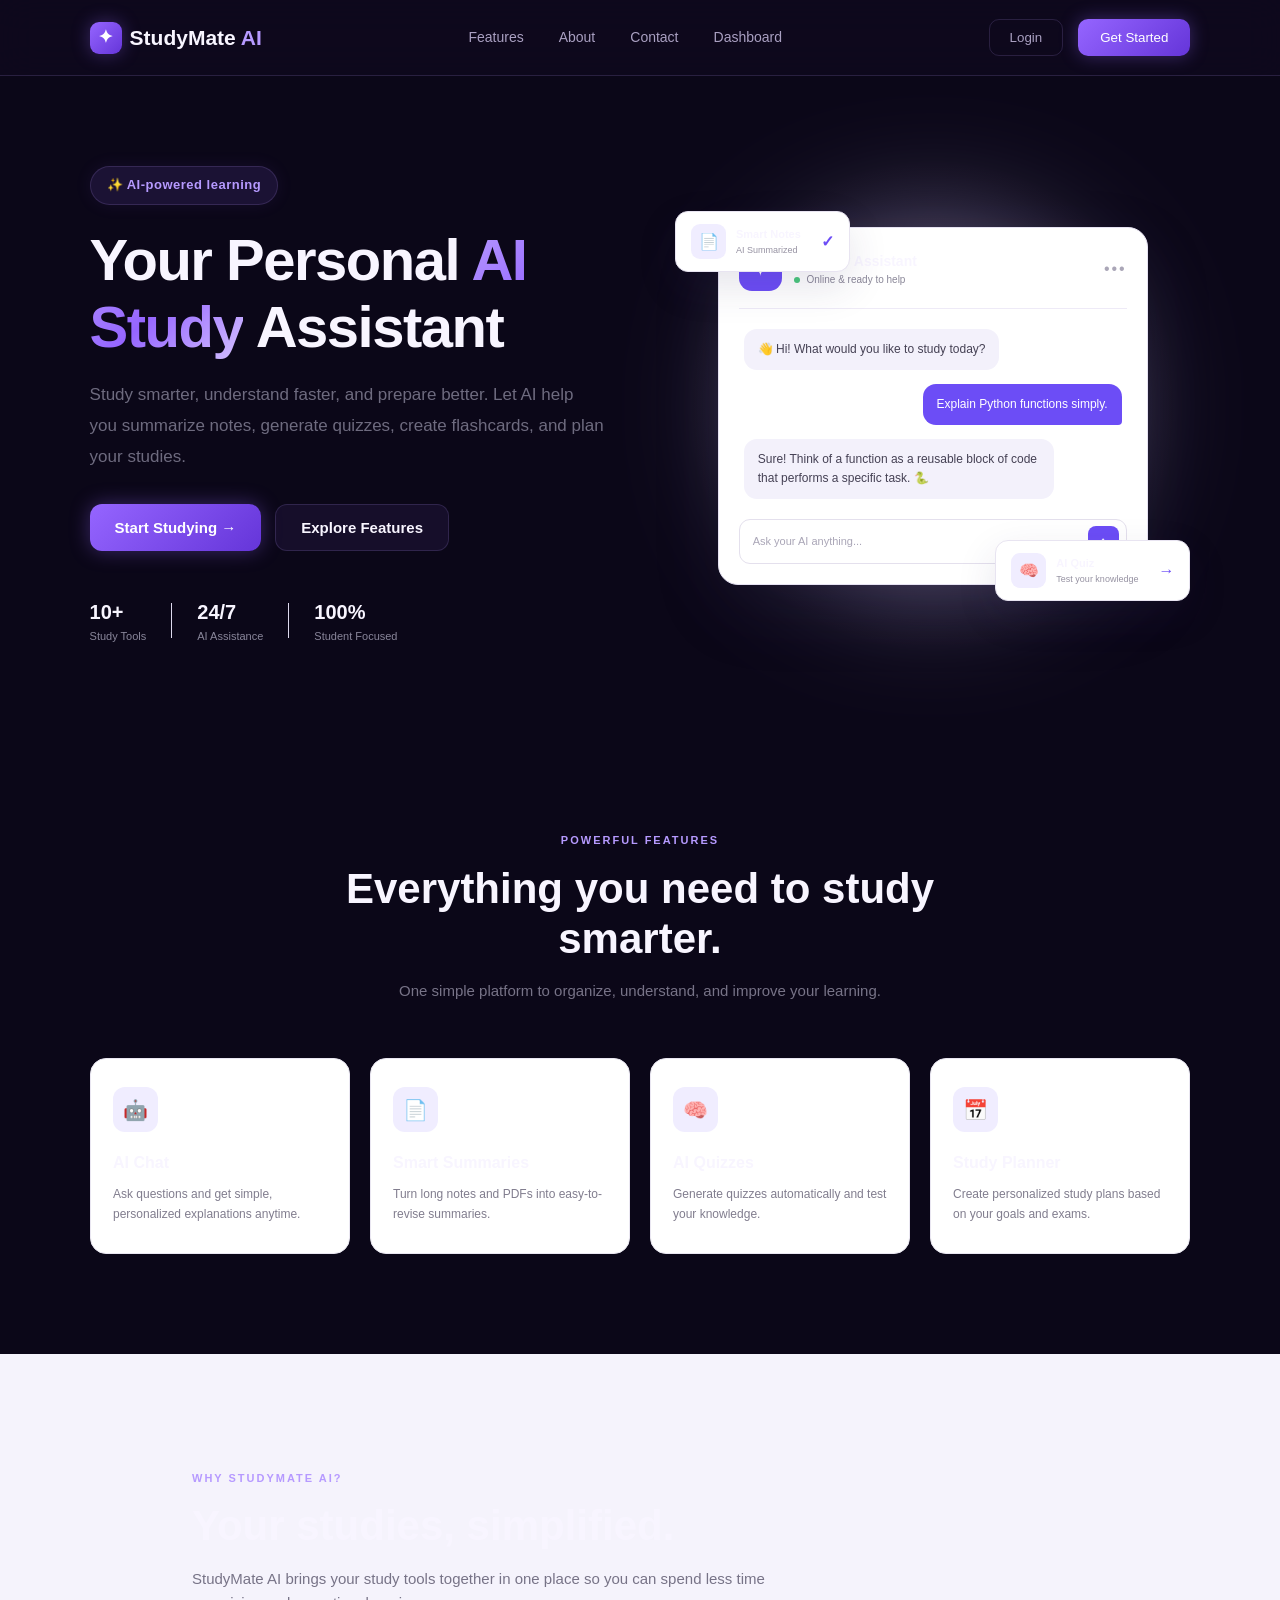
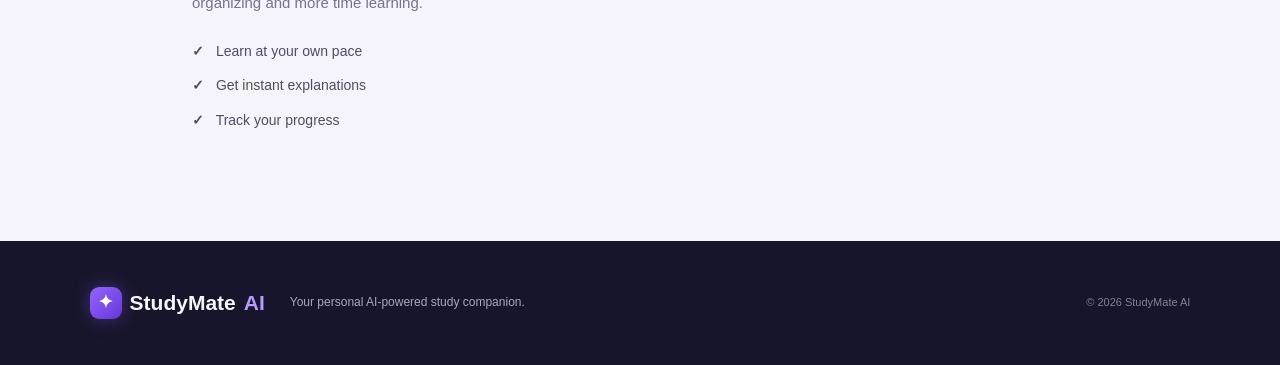
<file: index.html>
<!DOCTYPE html>
<html lang="en">
<head>
    <meta charset="UTF-8">
    <meta name="viewport" content="width=device-width, initial-scale=1.0">

    <title>StudyMate AI - Your AI Study Assistant</title>

    <!-- Connect CSS -->
    <link rel="stylesheet" href="style.css">
</head>

<body>

    <!-- ================= NAVBAR ================= -->
    <header class="navbar">

        <div class="logo">
            <span class="logo-icon">✦</span>
            <span>StudyMate <span class="ai-text">AI</span></span>
        </div>

        <nav class="nav-links">
    <a href="#features">Features</a>
    <a href="#about">About</a>
    <a href="#contact">Contact</a>
    <a href="dashboard.html">Dashboard</a>
</nav>

        <div class="nav-buttons">
            <button class="login-btn">Login</button>
            <button class="get-started-btn">Get Started</button>
        </div>

    </header>


    <!-- ================= HERO SECTION ================= -->
    <main>

        <section class="hero">

            <!-- Left side -->
            <div class="hero-content">

                <div class="badge">
                    ✨ AI-powered learning
                </div>

                <h1>
                    Your Personal
                    <span>AI Study</span>
                    Assistant
                </h1>

                <p>
                    Study smarter, understand faster, and prepare better.
                    Let AI help you summarize notes, generate quizzes,
                    create flashcards, and plan your studies.
                </p>

                <div class="hero-buttons">
                    <button class="primary-btn">
                        Start Studying
                        <span>→</span>
                    </button>

                    <button class="secondary-btn">
                        Explore Features
                    </button>
                </div>

                <div class="hero-info">
                    <div>
                        <strong>10+</strong>
                        <small>Study Tools</small>
                    </div>

                    <div class="divider"></div>

                    <div>
                        <strong>24/7</strong>
                        <small>AI Assistance</small>
                    </div>

                    <div class="divider"></div>

                    <div>
                        <strong>100%</strong>
                        <small>Student Focused</small>
                    </div>
                </div>

            </div>


            <!-- Right side AI card -->
            <div class="hero-visual">

                <div class="glow"></div>

                <div class="ai-card">

                    <div class="card-header">
                        <div class="ai-avatar">✦</div>

                        <div>
                            <h3>AI Study Assistant</h3>
                            <p>
                                <span class="online-dot"></span>
                                Online & ready to help
                            </p>
                        </div>

                        <span class="menu">•••</span>
                    </div>


                    <div class="chat-area">

                        <div class="message ai-message">
                            👋 Hi! What would you like to study today?
                        </div>

                        <div class="message user-message">
                            Explain Python functions simply.
                        </div>

                        <div class="message ai-message">
                            Sure! Think of a function as a reusable
                            block of code that performs a specific task.
                            🐍
                        </div>

                    </div>


                    <div class="chat-input">
                        <span>Ask your AI anything...</span>
                        <button>↑</button>
                    </div>

                </div>


                <!-- Floating cards -->

                <div class="floating-card notes-card">
                    <div class="floating-icon">📄</div>

                    <div>
                        <strong>Smart Notes</strong>
                        <small>AI Summarized</small>
                    </div>

                    <span class="check">✓</span>
                </div>


                <div class="floating-card quiz-card">
                    <div class="floating-icon">🧠</div>

                    <div>
                        <strong>AI Quiz</strong>
                        <small>Test your knowledge</small>
                    </div>

                    <span class="arrow">→</span>
                </div>

            </div>

        </section>


        <!-- ================= FEATURES ================= -->

        <section class="features-section" id="features">

            <div class="section-heading">

                <span class="section-label">POWERFUL FEATURES</span>

                <h2>
                    Everything you need to
                    <span>study smarter.</span>
                </h2>

                <p>
                    One simple platform to organize, understand,
                    and improve your learning.
                </p>

            </div>


            <div class="features-grid">

                <div class="feature-card">
                    <div class="feature-icon">🤖</div>
                    <h3>AI Chat</h3>
                    <p>
                        Ask questions and get simple,
                        personalized explanations anytime.
                    </p>
                </div>


                <div class="feature-card">
                    <div class="feature-icon">📄</div>
                    <h3>Smart Summaries</h3>
                    <p>
                        Turn long notes and PDFs into
                        easy-to-revise summaries.
                    </p>
                </div>


                <div class="feature-card">
                    <div class="feature-icon">🧠</div>
                    <h3>AI Quizzes</h3>
                    <p>
                        Generate quizzes automatically
                        and test your knowledge.
                    </p>
                </div>


                <div class="feature-card">
                    <div class="feature-icon">📅</div>
                    <h3>Study Planner</h3>
                    <p>
                        Create personalized study plans
                        based on your goals and exams.
                    </p>
                </div>

            </div>

        </section>


        <!-- ================= ABOUT ================= -->

        <section class="about-section" id="about">

            <div class="about-content">

                <span class="section-label">WHY STUDYMATE AI?</span>

                <h2>
                    Your studies,
                    <span>simplified.</span>
                </h2>

                <p>
                    StudyMate AI brings your study tools together
                    in one place so you can spend less time
                    organizing and more time learning.
                </p>

                <div class="about-points">

                    <div>
                        <span>✓</span>
                        Learn at your own pace
                    </div>

                    <div>
                        <span>✓</span>
                        Get instant explanations
                    </div>

                    <div>
                        <span>✓</span>
                        Track your progress
                    </div>

                </div>

            </div>

        </section>

    </main>


    <!-- ================= FOOTER ================= -->

    <footer id="contact">

        <div class="logo">
            <span class="logo-icon">✦</span>
            StudyMate <span class="ai-text">AI</span>
        </div>

        <p>
            Your personal AI-powered study companion.
        </p>

        <span class="copyright">
            © 2026 StudyMate AI
        </span>

    </footer>


    <!-- JavaScript -->
    <script>

        document.querySelector(".get-started-btn")
            .addEventListener("click", function () {
                document.querySelector("#features")
                    .scrollIntoView({ behavior: "smooth" });
            });


        document.querySelector(".secondary-btn")
            .addEventListener("click", function () {
                document.querySelector("#features")
                    .scrollIntoView({ behavior: "smooth" });
            });

document.querySelector(".login-btn")
    .addEventListener("click", function () {
        window.location.href = "login.html";
    });
    
    </script>

</body>
</html>
</file>
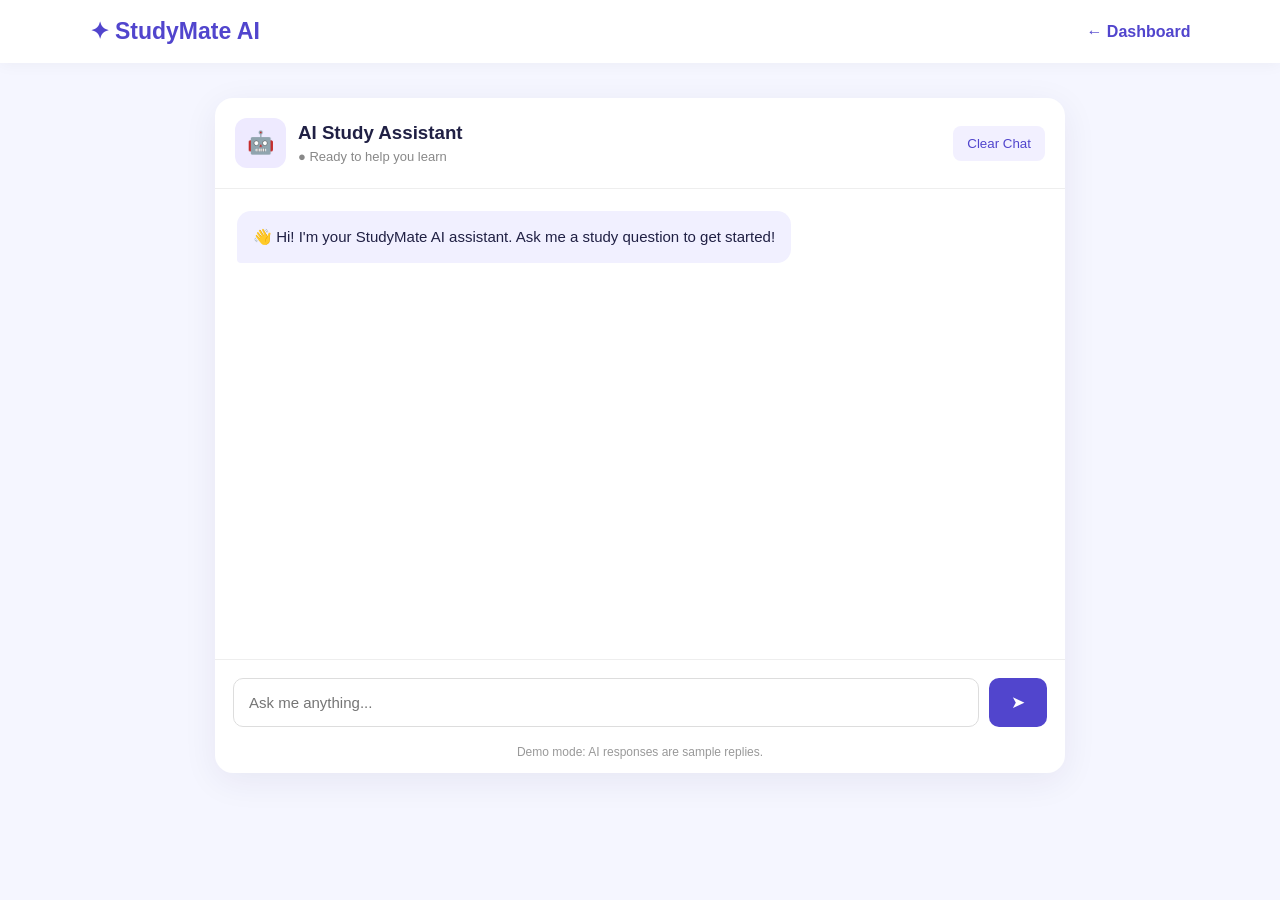
<file: ai-chat.html>
<!DOCTYPE html>
<html lang="en">
<head>
    <meta charset="UTF-8">
    <meta name="viewport" content="width=device-width, initial-scale=1.0">
    <title>AI Chat | StudyMate AI</title>

    <style>
        * {
            margin: 0;
            padding: 0;
            box-sizing: border-box;
        }

        body {
            font-family: Arial, sans-serif;
            background: #f5f6ff;
            color: #202044;
            min-height: 100vh;
            display: flex;
            flex-direction: column;
        }

        header {
            background: white;
            padding: 18px 7%;
            display: flex;
            justify-content: space-between;
            align-items: center;
            box-shadow: 0 2px 15px #0000000a;
        }

        .logo {
            font-size: 23px;
            font-weight: bold;
            color: #5145cd;
        }

        header a {
            text-decoration: none;
            color: #5145cd;
            font-weight: bold;
        }

        .chat-container {
            width: 90%;
            max-width: 850px;
            margin: 35px auto;
            background: white;
            border-radius: 18px;
            box-shadow: 0 8px 35px #25205c12;
            display: flex;
            flex-direction: column;
            height: 75vh;
            min-height: 500px;
            overflow: hidden;
        }

        .chat-header {
            padding: 20px;
            border-bottom: 1px solid #eee;
            display: flex;
            align-items: center;
            gap: 12px;
        }

        .avatar {
            background: #eeeaff;
            color: #5145cd;
            padding: 12px;
            border-radius: 12px;
            font-size: 22px;
        }

        .chat-header p {
            color: #888;
            font-size: 13px;
            margin-top: 5px;
        }

        .chat-header button {
            margin-left: auto;
            background: #f2f0ff;
            border: none;
            padding: 10px 14px;
            border-radius: 8px;
            color: #5145cd;
            cursor: pointer;
        }

        .messages {
            flex: 1;
            padding: 22px;
            overflow-y: auto;
            display: flex;
            flex-direction: column;
            gap: 16px;
        }

        .message {
            max-width: 80%;
            padding: 14px 16px;
            border-radius: 14px;
            line-height: 1.6;
            font-size: 15px;
            overflow-wrap: anywhere;
        }

        .ai {
            background: #f1f0ff;
            align-self: flex-start;
            border-bottom-left-radius: 4px;
        }

        .user {
            background: #5145cd;
            color: white;
            align-self: flex-end;
            border-bottom-right-radius: 4px;
        }

        .chat-form {
            padding: 18px;
            border-top: 1px solid #eee;
            display: flex;
            gap: 10px;
        }

        .chat-form input {
            flex: 1;
            min-width: 0;
            padding: 15px;
            border: 1px solid #ddd;
            border-radius: 10px;
            outline: none;
            font-size: 15px;
        }

        .chat-form input:focus {
            border-color: #5145cd;
        }

        .chat-form button {
            background: #5145cd;
            color: white;
            border: none;
            padding: 0 22px;
            border-radius: 10px;
            font-size: 17px;
            cursor: pointer;
        }

        .note {
            text-align: center;
            color: #999;
            font-size: 12px;
            padding: 0 10px 14px;
        }

        @media (max-width: 600px) {
            .chat-container {
                width: 95%;
                margin: 18px auto;
                height: 78vh;
            }

            header {
                padding: 15px 5%;
            }

            .message {
                max-width: 92%;
            }
        }
    </style>
</head>

<body>

    <header>
        <div class="logo">✦ StudyMate AI</div>
        <a href="dashboard.html">← Dashboard</a>
    </header>

    <main class="chat-container">

        <div class="chat-header">
            <div class="avatar">🤖</div>

            <div>
                <h3>AI Study Assistant</h3>
                <p>● Ready to help you learn</p>
            </div>

            <button onclick="clearChat()">Clear Chat</button>
        </div>

        <div class="messages" id="messages">
            <div class="message ai">
                👋 Hi! I'm your StudyMate AI assistant.
                Ask me a study question to get started!
            </div>
        </div>

        <form class="chat-form" id="chatForm">
            <input
                type="text"
                id="userInput"
                placeholder="Ask me anything..."
                autocomplete="off"
                required
            >

            <button type="submit">➤</button>
        </form>

        <div class="note">
            Demo mode: AI responses are sample replies.
        </div>

    </main>

    <script>
const API_URL = "https://study-mate-ai-pink.vercel.app";

const form = document.getElementById("chatForm");
const input = document.getElementById("userInput");
const messages = document.getElementById("messages");

form.addEventListener("submit", async function(event) {
    event.preventDefault();

    const question = input.value.trim();
    if (!question) return;

    addMessage(question, "user");
    input.value = "";

    const loading = document.createElement("div");
    loading.className = "message ai";
    loading.textContent = "✨ StudyMate AI is thinking...";
    messages.appendChild(loading);
    messages.scrollTop = messages.scrollHeight;

    try {
        const response = await fetch(API_URL + "/api/ai/chat", {
            method: "POST",
            credentials: "include",
            headers: {
                "Content-Type": "application/json"
            },
            body: JSON.stringify({ message: question })
        });

        const result = await response.json();

        if (!response.ok) {
            throw new Error(result.error || "AI response failed");
        }

        console.log("AI Response:", result);
        loading.textContent = result.reply;

    } catch (error) {
        loading.textContent = "Sorry! " + error.message;
    }

    messages.scrollTop = messages.scrollHeight;
});

function addMessage(text, type) {
    const message = document.createElement("div");
    message.className = "message " + type;
    message.textContent = text;
    messages.appendChild(message);
    messages.scrollTop = messages.scrollHeight;
}

function clearChat() {
    messages.innerHTML = "";
    addMessage("👋 Chat cleared! What would you like to study?", "ai");
}
</script>

</body>
</html>
</file>
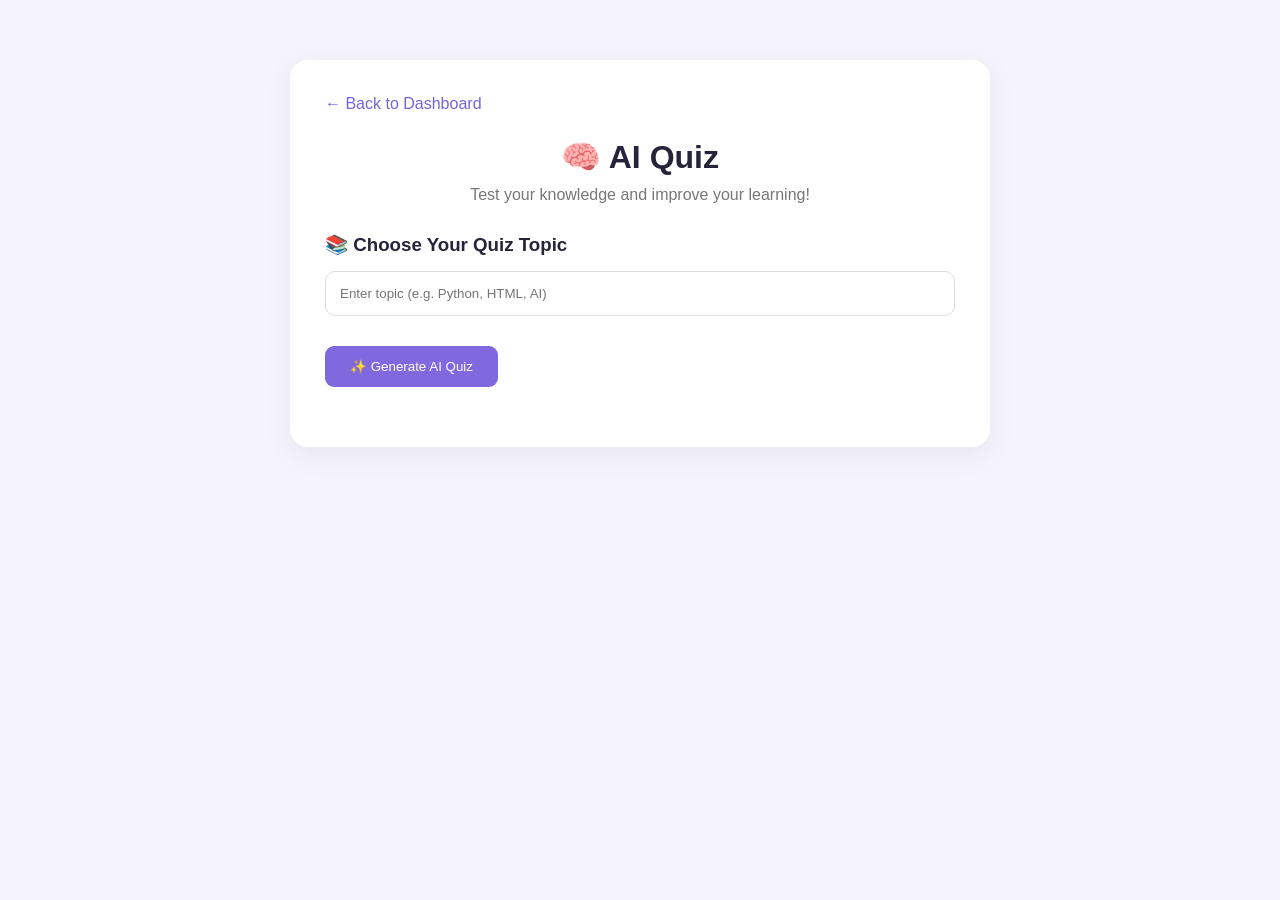
<file: ai-quiz.html>
<!DOCTYPE html>
<html lang="en">
<head>
<meta charset="UTF-8">
<meta name="viewport" content="width=device-width, initial-scale=1.0">
<title>AI Quiz | StudyMate AI</title>

<style>
* {
    margin: 0;
    padding: 0;
    box-sizing: border-box;
    font-family: Arial, sans-serif;
}

body {
    background: #f5f4fc;
    color: #25243a;
    padding: 30px 15px;
}

.container {
    max-width: 700px;
    margin: 30px auto;
    background: white;
    padding: 35px;
    border-radius: 18px;
    box-shadow: 0 8px 30px rgba(0,0,0,0.06);
}

.back {
    display: inline-block;
    color: #7664d8;
    text-decoration: none;
    margin-bottom: 25px;
}

h1 {
    text-align: center;
    margin-bottom: 10px;
}

.subtitle {
    text-align: center;
    color: #777;
    margin-bottom: 30px;
}

.progress {
    background: #eeeafc;
    height: 8px;
    border-radius: 10px;
    margin-bottom: 25px;
    overflow: hidden;
}

#progressBar {
    background: #8069df;
    height: 100%;
    width: 0%;
    transition: 0.3s;
}

#question {
    font-size: 21px;
    margin-bottom: 22px;
}

.option {
    display: block;
    width: 100%;
    padding: 15px;
    margin: 12px 0;
    background: white;
    border: 1px solid #ddd;
    border-radius: 10px;
    text-align: left;
    cursor: pointer;
    font-size: 15px;
}

.option:hover {
    background: #f1edff;
    border-color: #8069df;
}

.option.correct {
    background: #e2f8e9;
    border-color: #35a65a;
}

.option.wrong {
    background: #ffe6e6;
    border-color: #e35b5b;
}

#feedback {
    margin: 18px 0;
    font-weight: bold;
}

.next, .restart {
    background: #8069df;
    color: white;
    border: none;
    padding: 13px 25px;
    border-radius: 9px;
    cursor: pointer;
    margin-top: 15px;
}

.next:disabled {
    opacity: 0.5;
    cursor: not-allowed;
}

#result {
    display: none;
    text-align: center;
    padding: 20px;
}

#result h2 {
    margin-bottom: 15px;
}

</style>
</head>

<body>

<div class="container">

<a href="dashboard.html" class="back">← Back to Dashboard</a>

<h1>🧠 AI Quiz</h1>
<p class="subtitle">Test your knowledge and improve your learning!</p>

<div id="quizSetup" style="margin:25px 0;">
    <h3>📚 Choose Your Quiz Topic</h3>

    <input
        type="text"
        id="quizTopic"
        placeholder="Enter topic (e.g. Python, HTML, AI)"
        style="width:100%; padding:14px; margin:15px 0; border:1px solid #ddd; border-radius:10px;"
    >

    <button onclick="generateQuiz()" class="next">
        ✨ Generate AI Quiz
    </button>

    <p id="quizStatus"></p>
</div>

<div id="quiz" style="display:none;">

<div class="progress">
    <div id="progressBar"></div>
</div>

<p id="counter"></p>
<h2 id="question"></h2>

<div id="options"></div>

<p id="feedback"></p>

<button class="next" id="nextBtn" onclick="nextQuestion()" disabled>
    Next Question →
</button>

</div>

<div id="result">
    <h2>🎉 Quiz Completed!</h2>
    <h1 id="score"></h1>
    <p id="message"></p>
    <button class="restart" onclick="restartQuiz()">Try Again</button>
    <br>
    <a href="dashboard.html" class="back">Back to Dashboard</a>
</div>

</div>

<script>
const API_URL = "https://study-mate-ai-pink.vercel.app";

let questions = [];
let currentQuestion = 0;
let score = 0;
let answered = false;

async function generateQuiz() {
    const topic = document.getElementById("quizTopic").value.trim();
    const status = document.getElementById("quizStatus");

    if (!topic) {
        alert("Please enter a quiz topic!");
        return;
    }

    status.textContent = "✨ Generating your AI quiz...";

    try {
        const response = await fetch(API_URL + "/api/ai/quiz", {
            method: "POST",
            headers: { "Content-Type": "application/json" },
            credentials: "include",
            body: JSON.stringify({ topic })
        });

        const result = await response.json();

        if (!response.ok) {
            throw new Error(result.error || "Quiz generation failed");
        }

        if (!Array.isArray(result.questions) || result.questions.length === 0) {
            throw new Error("No questions received. Try another topic.");
        }

        questions = result.questions;
        currentQuestion = 0;
        score = 0;

        document.getElementById("quizSetup").style.display = "none";
        document.getElementById("result").style.display = "none";
        document.getElementById("quiz").style.display = "block";

        loadQuestion();

    } catch (error) {
        status.textContent = error.message;
    }
}

function loadQuestion() {
    answered = false;
    const q = questions[currentQuestion];

    document.getElementById("counter").textContent =
        `Question ${currentQuestion + 1} of ${questions.length}`;

    document.getElementById("question").textContent = q.question;

    document.getElementById("progressBar").style.width =
        `${(currentQuestion / questions.length) * 100}%`;

    document.getElementById("feedback").textContent = "";
    document.getElementById("nextBtn").disabled = true;

    const optionsDiv = document.getElementById("options");
    optionsDiv.innerHTML = "";

    q.options.forEach((option, index) => {
        const button = document.createElement("button");
        button.className = "option";
        button.textContent = option;
        button.onclick = () => selectAnswer(index, button);
        optionsDiv.appendChild(button);
    });
}

function selectAnswer(index, button) {
    if (answered) return;

    answered = true;
    const correct = questions[currentQuestion].answer;

    document.querySelectorAll(".option").forEach((btn, i) => {
        btn.disabled = true;
        if (i === correct) btn.classList.add("correct");
    });

    if (index === correct) {
        score++;
        document.getElementById("feedback").textContent = "Correct answer! 🎉";
    } else {
        button.classList.add("wrong");
        document.getElementById("feedback").textContent =
            "Not quite! The correct answer is highlighted.";
    }

    document.getElementById("nextBtn").disabled = false;
}

function nextQuestion() {
    currentQuestion++;

    if (currentQuestion < questions.length) {
        loadQuestion();
    } else {
        showResult();
    }
}

function showResult() {
    document.getElementById("quiz").style.display = "none";
    document.getElementById("result").style.display = "block";

    document.getElementById("progressBar").style.width = "100%";
    document.getElementById("score").textContent =
        `${score} / ${questions.length}`;

    document.getElementById("message").textContent =
        score >= 4 ? "Excellent work! 🌟" :
        score >= 2 ? "Good effort! Keep practicing." :
        "Keep learning. You can do better!";
}

function restartQuiz() {
    questions = [];
    currentQuestion = 0;
    score = 0;

    document.getElementById("quiz").style.display = "none";
    document.getElementById("result").style.display = "none";
    document.getElementById("quizSetup").style.display = "block";
    document.getElementById("quizTopic").value = "";
    document.getElementById("quizStatus").textContent = "";
}
</script>

</body>
</html>
</file>
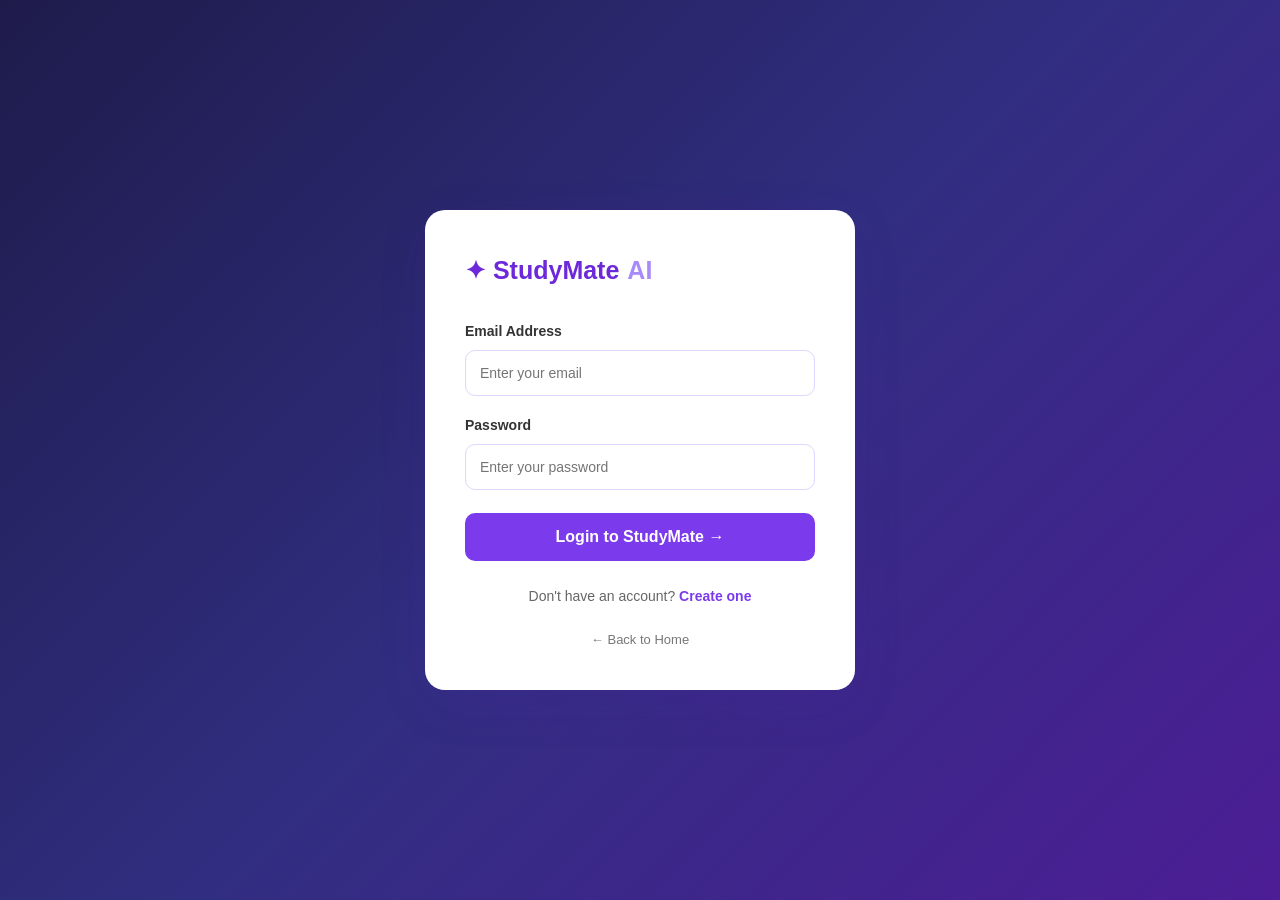
<file: dashboard.html>
<!DOCTYPE html>
<html lang="en">
<head>
    <meta charset="UTF-8">
    <meta name="viewport" content="width=device-width, initial-scale=1.0">
    <title>Dashboard | StudyMate AI</title>

    <style>
* {
    margin: 0;
    padding: 0;
    box-sizing: border-box;
    font-family: 'Segoe UI', Arial, sans-serif;
}

body {
    background: #f4f1fc;
    color: #292344;
}

.dashboard {
    display: flex;
    min-height: 100vh;
}

/* PREMIUM SIDEBAR */
.sidebar {
    width: 250px;
    background: linear-gradient(180deg, #302052, #211638);
    padding: 30px 20px;
    flex-shrink: 0;
    color: white;
    box-shadow: 5px 0 25px rgba(35, 20, 65, 0.12);
}

.logo {
    font-size: 23px;
    font-weight: 800;
    color: white;
    margin-bottom: 45px;
    letter-spacing: -0.5px;
}

.logo span {
    color: #c4a8ff;
}

.nav-title {
    color: #a99bc4;
    font-size: 11px;
    font-weight: bold;
    letter-spacing: 1.5px;
    margin: 25px 0 13px;
}

.nav-link {
    display: block;
    padding: 13px 14px;
    margin-bottom: 8px;
    border-radius: 11px;
    text-decoration: none;
    color: #d1c8e3;
    font-size: 14px;
    transition: 0.25s ease;
}

.nav-link.active,
.nav-link:hover {
    background: linear-gradient(100deg, #8054d6, #6841b5);
    color: white;
    transform: translateX(3px);
}

.sidebar-bottom {
    margin-top: 45px;
}

/* MAIN CONTENT */
.main {
    flex: 1;
    min-width: 0;
    padding: 35px;
}

.topbar {
    display: flex;
    justify-content: space-between;
    align-items: center;
    gap: 15px;
    margin-bottom: 35px;
}

.topbar h1 {
    font-size: 32px;
    font-weight: 800;
    letter-spacing: -1px;
    color: #302052;
    margin-bottom: 8px;
}

.topbar p {
    color: #88819d;
    font-size: 14px;
}

.profile {
    background: white;
    color: #6841b5;
    padding: 12px 18px;
    border-radius: 30px;
    font-weight: 700;
    border: 1px solid #e6def8;
    box-shadow: 0 4px 12px rgba(50, 30, 90, 0.06);
}

/* WELCOME BANNER */
.welcome {
    background: linear-gradient(115deg, #493078, #8054d6, #a68ae8);
    color: white;
    padding: 38px;
    border-radius: 22px;
    margin-bottom: 32px;
    box-shadow: 0 12px 28px rgba(104, 65, 181, 0.2);
}

.welcome h2 {
    font-size: 29px;
    margin-bottom: 12px;
}

.welcome p {
    font-size: 14px;
    line-height: 1.8;
    opacity: 0.93;
    max-width: 520px;
}

.welcome button {
    margin-top: 22px;
    padding: 13px 22px;
    background: white;
    color: #6841b5;
    border: none;
    border-radius: 10px;
    font-weight: bold;
    cursor: pointer;
    transition: 0.25s;
}

.welcome button:hover {
    transform: translateY(-3px);
    box-shadow: 0 7px 15px #21163840;
}

/* STATS */
.stats {
    display: grid;
    grid-template-columns: repeat(3, 1fr);
    gap: 18px;
    margin-bottom: 38px;
}

.stat-card {
    background: white;
    border: 1px solid #ebe5f7;
    padding: 25px;
    border-radius: 18px;
    box-shadow: 0 5px 18px rgba(50, 30, 90, 0.045);
    transition: 0.3s;
}

.stat-card:hover {
    transform: translateY(-4px);
    box-shadow: 0 10px 22px rgba(50, 30, 90, 0.09);
}

.stat-card p {
    color: #89829d;
    font-size: 13px;
    margin-bottom: 12px;
}

.stat-card h3 {
    font-size: 29px;
    color: #6841b5;
}

/* STUDY TOOLS */
.section-title {
    font-size: 22px;
    font-weight: 750;
    color: #302052;
    margin-bottom: 20px;
}

.tools-grid {
    display: grid;
    grid-template-columns: repeat(3, 1fr);
    gap: 20px;
}

.tool-card {
    background: white;
    padding: 26px;
    border: 1px solid #ebe5f7;
    border-radius: 20px;
    transition: all 0.3s ease;
    box-shadow: 0 5px 18px rgba(50, 30, 90, 0.05);
    cursor: pointer;
}

.tool-card:hover {
    transform: translateY(-7px);
    box-shadow: 0 15px 30px rgba(104, 65, 181, 0.14);
    border-color: #c8b4f1;
}

.tool-icon {
    width: 50px;
    height: 50px;
    display: flex;
    align-items: center;
    justify-content: center;
    background: #f0eaff;
    border-radius: 15px;
    font-size: 24px;
    margin-bottom: 19px;
}

.tool-card h3 {
    font-size: 17px;
    color: #302052;
    margin-bottom: 10px;
}

.tool-card p {
    color: #89829d;
    font-size: 13px;
    line-height: 1.7;
}

.tool-card button {
    margin-top: 19px;
    background: #f0eaff;
    border: none;
    color: #6841b5;
    font-weight: bold;
    padding: 10px 15px;
    border-radius: 8px;
    cursor: pointer;
    transition: 0.2s;
}

.tool-card button:hover {
    background: #6841b5;
    color: white;
}

.coming {
    font-size: 10px;
    background: #f0eaff;
    color: #6841b5;
    padding: 5px 9px;
    border-radius: 20px;
    margin-top: 12px;
    display: inline-block;
}

/* RESPONSIVE */
@media (max-width: 1000px) {
    .tools-grid {
        grid-template-columns: repeat(2, 1fr);
    }

    .stats {
        grid-template-columns: repeat(2, 1fr);
    }
}

@media (max-width: 700px) {
    .sidebar {
        display: none;
    }

    .main {
        padding: 20px;
    }

    .tools-grid,
    .stats {
        grid-template-columns: 1fr;
    }

    .welcome {
        padding: 25px;
    }

    .welcome h2 {
        font-size: 23px;
    }

    .topbar h1 {
        font-size: 25px;
    }
}
</style>

</head>

<body>

<div class="dashboard">

    <!-- SIDEBAR -->
    <aside class="sidebar">

        <div class="logo">✦ StudyMate <span>AI</span></div>

        <p class="nav-title">MENU</p>

        <a href="dashboard.html" class="nav-link active">
            ▦ Dashboard
        </a>

        <a href="#tools" class="nav-link">
            ✦ AI Study Tools
        </a>

        <a href="#progress" class="nav-link">
            ▤ My Progress
        </a>

        <p class="nav-title">STUDY</p>

        <a href="#tools" class="nav-link">🤖 AI Chat</a>
        <a href="smart-notes.html" class="nav-link">📄 Smart Notes</a>
        <a href="#tools" class="nav-link">🧠 AI Quiz</a>
        <a href="#tools" class="nav-link">📅 Study Planner</a>

        <div class="sidebar-bottom">
            <a href="index.html" class="nav-link">
                ← Back to Home
            </a>

            <a href="login.html" class="nav-link">
                ↪ Logout
            </a>
        </div>

    </aside>

    <!-- MAIN DASHBOARD -->
    <main class="main">

        <div class="topbar">
            <div>
                <h1>Dashboard</h1>
                <p>Welcome back! Ready to learn something new?</p>
            </div>

            <div class="profile">👩‍🎓 Student</div>
        </div>

        <!-- WELCOME -->
        <section class="welcome">
            <h2>Hey, Student! 👋</h2>

            <p>
                Your personal AI study space is ready.
                Learn smarter, stay organized, and make
                every study session count.
            </p>

            <button onclick="document.querySelector('#tools').scrollIntoView({behavior:'smooth'})">
                Explore Study Tools →
            </button>
        </section>

        <!-- PROGRESS -->
        <section id="progress">

            <h2 class="section-title">Your Overview</h2>

            <div class="stats">

                <div class="stat-card">
                    <p>📚 Study Tools</p>
                    <h3>6</h3>
                </div>

                <div class="stat-card">
                    <p>⏱️ Study Time</p>
                    <h3>0 hrs</h3>
                </div>

                <div class="stat-card">
                    <p>🎯 Goals Completed</p>
                    <h3>0</h3>
                </div>

            </div>

        </section>

        <!-- TOOLS -->
        <section id="tools">

            <h2 class="section-title">
                Your AI Study Tools ✨
            </h2>

            <div class="tools-grid">

                <div class="tool-card" onclick="window.location.href='ai-chat.html'" style="cursor:pointer;">
                    <div class="tool-icon">🤖</div>
                    <h3>AI Chat</h3>
                    <p>
                        Ask questions and understand difficult
                        topics with AI.
                    </p>
                    <span class="coming">OPEN NOW</span>
                </div>

                <div class="tool-card" onclick="window.location.href='smart-notes.html'" style="cursor:pointer;">
                    <div class="tool-icon">📄</div>
                    <h3>Smart Notes</h3>
                    <p>
                        Upload notes and turn long content
                        into summaries.
                    </p>
                    <span class="coming">OPEN NOW</span>
                </div>

                <div class="tool-card" onclick="window.location.href='ai-quiz.html'" style="cursor:pointer;">
                    <div class="tool-icon">🧠</div>
                    <h3>AI Quiz</h3>
                    <p>
                        Practice questions and test
                        your knowledge.
                    </p>
                    <span class="coming">OPEN NOW</span>
                </div>

                <div class="tool-card" onclick="window.location.href='flashcards.html'" style="cursor:pointer;">
                    <div class="tool-icon">🗂️</div>
                    <h3>Flashcards</h3>
                    <p>
                        Create quick revision cards
                        for important concepts.
                    </p>
                    <span class="coming">OPEN NOW</span>
                </div>

                <div class="tool-card" onclick="window.location.href='study-planner.html'" style="cursor:pointer;">
                    <div class="tool-icon">📅</div>
                    <h3>Study Planner</h3>
                    <p>
                        Organize your subjects and build
                        a study routine.
                    </p>
                    <span class="coming">OPEN NOW</span>
                </div>

                <div class="tool-card" onclick="window.location.href='progress-tracker.html'" style="cursor:pointer;">
                    <div class="tool-icon">📊</div>
                    <h3>Progress Tracker</h3>
                    <p>
                        Keep track of your learning
                        and study goals.
                    </p>
                    <span class="coming">OPEN NOW</span>
                </div>

            </div>

        </section>

    </main>

</div>

<script>
async function checkLogin() {
    try {
        const response = await fetch("https://study-mate-ai-pink.vercel.app/api/me", {
            credentials: "include"
        });

        if (!response.ok) {
            window.location.href = "login.html";
        }
    } catch (error) {
        window.location.href = "login.html";
    }
}

checkLogin();
</script>

</body>
</html>
</file>
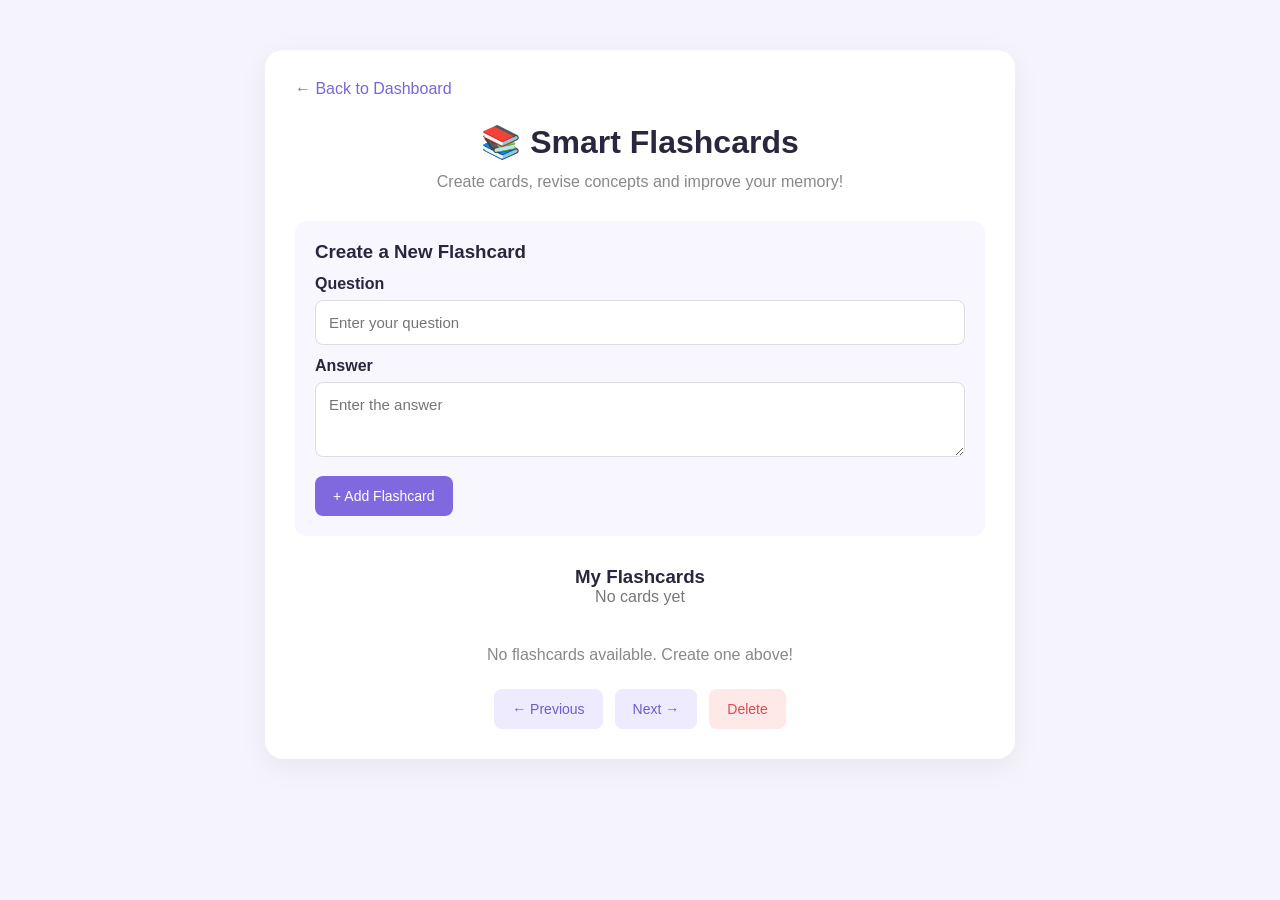
<file: flashcards.html>
<!DOCTYPE html>
<html lang="en">
<head>
<meta charset="UTF-8">
<meta name="viewport" content="width=device-width, initial-scale=1.0">
<title>Flashcards | StudyMate AI</title>

<style>
* {
    margin: 0;
    padding: 0;
    box-sizing: border-box;
    font-family: Arial, sans-serif;
}

body {
    background: #f5f4fc;
    color: #29263d;
    padding: 25px;
}

.container {
    max-width: 750px;
    margin: 25px auto;
    background: white;
    padding: 30px;
    border-radius: 18px;
    box-shadow: 0 8px 30px rgba(0,0,0,0.06);
}

.back {
    color: #7966d7;
    text-decoration: none;
    display: inline-block;
    margin-bottom: 25px;
}

h1, .subtitle {
    text-align: center;
}

.subtitle {
    color: #888;
    margin: 12px 0 30px;
}

.form {
    background: #f8f7ff;
    padding: 20px;
    border-radius: 12px;
}

label {
    display: block;
    margin: 12px 0 7px;
    font-weight: bold;
}

input, textarea {
    width: 100%;
    padding: 13px;
    border: 1px solid #ddd;
    border-radius: 8px;
    outline: none;
    font-size: 15px;
}

textarea {
    resize: vertical;
    min-height: 75px;
}

input:focus, textarea:focus {
    border-color: #8069df;
}

button {
    cursor: pointer;
    border: none;
    border-radius: 8px;
    padding: 12px 18px;
    font-size: 14px;
}

.add-btn {
    background: #8069df;
    color: white;
    margin-top: 15px;
}

.study {
    margin-top: 30px;
    text-align: center;
}

.card {
    background: linear-gradient(135deg, #8069df, #a18bea);
    color: white;
    min-height: 210px;
    padding: 30px;
    margin: 20px 0;
    border-radius: 16px;
    display: flex;
    flex-direction: column;
    justify-content: center;
    align-items: center;
    cursor: pointer;
    transition: 0.3s;
}

.card:hover {
    transform: translateY(-4px);
}

.card h2 {
    margin-bottom: 15px;
}

.card p {
    line-height: 1.6;
}

.hint {
    font-size: 12px;
    opacity: 0.8;
    margin-top: 20px;
}

.controls {
    display: flex;
    justify-content: center;
    gap: 12px;
    flex-wrap: wrap;
}

.controls button {
    background: #eeeaff;
    color: #705bc9;
}

.delete-btn {
    background: #ffe8e8 !important;
    color: #d94d4d !important;
}

.counter {
    color: #777;
    margin-bottom: 15px;
}

.empty {
    color: #888;
    padding: 25px;
}

@media(max-width: 500px) {
    body {
        padding: 12px;
    }

    .container {
        padding: 20px;
    }
}
</style>
</head>

<body>

<div class="container">

<a href="dashboard.html" class="back">← Back to Dashboard</a>

<h1>📚 Smart Flashcards</h1>
<p class="subtitle">Create cards, revise concepts and improve your memory!</p>

<div class="form">

<h3>Create a New Flashcard</h3>

<label for="questionInput">Question</label>
<input id="questionInput" type="text" placeholder="Enter your question">

<label for="answerInput">Answer</label>
<textarea id="answerInput" placeholder="Enter the answer"></textarea>

<button class="add-btn" onclick="addCard()">+ Add Flashcard</button>

</div>

<div class="study">

<h3>My Flashcards</h3>
<p class="counter" id="counter">No cards yet</p>

<div id="cardArea">
<p class="empty">Create your first flashcard to start learning!</p>
</div>

<div class="controls">
<button onclick="previousCard()">← Previous</button>
<button onclick="nextCard()">Next →</button>
<button class="delete-btn" onclick="deleteCard()">Delete</button>
</div>

</div>

</div>

<script>

    // Load saved flashcards
let cards = JSON.parse(localStorage.getItem("studyMateCards")) || [];

function saveCards() {
    localStorage.setItem("studyMateCards", JSON.stringify(cards));
}

let currentIndex = 0;
let showingAnswer = false;

function addCard() {

    const question = document.getElementById("questionInput").value.trim();
    const answer = document.getElementById("answerInput").value.trim();

    if (!question || !answer) {
        alert("Please enter both question and answer!");
        return;
    }

    cards.push({ question, answer });
    saveCards();
    console.log(localStorage.getItem("studyMateCards"));

    document.getElementById("questionInput").value = "";
    document.getElementById("answerInput").value = "";

    currentIndex = cards.length - 1;
    showingAnswer = false;

    displayCard();
}

function displayCard() {

    const area = document.getElementById("cardArea");
    const counter = document.getElementById("counter");

    if (cards.length === 0) {
        area.innerHTML = '<p class="empty">No flashcards available. Create one above!</p>';
        counter.textContent = "No cards yet";
        return;
    }

    const card = cards[currentIndex];

    counter.textContent = `Card ${currentIndex + 1} of ${cards.length}`;

    area.innerHTML = `
        <div class="card" onclick="flipCard()">
            <h2>${showingAnswer ? "Answer" : "Question"}</h2>
            <p>${escapeHTML(showingAnswer ? card.answer : card.question)}</p>
            <span class="hint">Click the card to flip</span>
        </div>
    `;
}

function escapeHTML(text) {
    return text.replace(/[&<>"']/g, char => ({
        "&": "&amp;",
        "<": "&lt;",
        ">": "&gt;",
        '"': "&quot;",
        "'": "&#39;"
    })[char]);
}

function flipCard() {
    if (cards.length === 0) return;

    showingAnswer = !showingAnswer;
    displayCard();
}

function nextCard() {
    if (cards.length === 0) return;

    currentIndex = (currentIndex + 1) % cards.length;
    showingAnswer = false;
    displayCard();
}

function previousCard() {
    if (cards.length === 0) return;

    currentIndex = (currentIndex - 1 + cards.length) % cards.length;
    showingAnswer = false;
    displayCard();
}

function deleteCard() {
    if (cards.length === 0) return;

    cards.splice(currentIndex, 1);
    saveCards();

    if (currentIndex >= cards.length) {
        currentIndex = Math.max(0, cards.length - 1);
    }

    showingAnswer = false;
    displayCard();
}

displayCard();

</script>

</body>
</html>
</file>
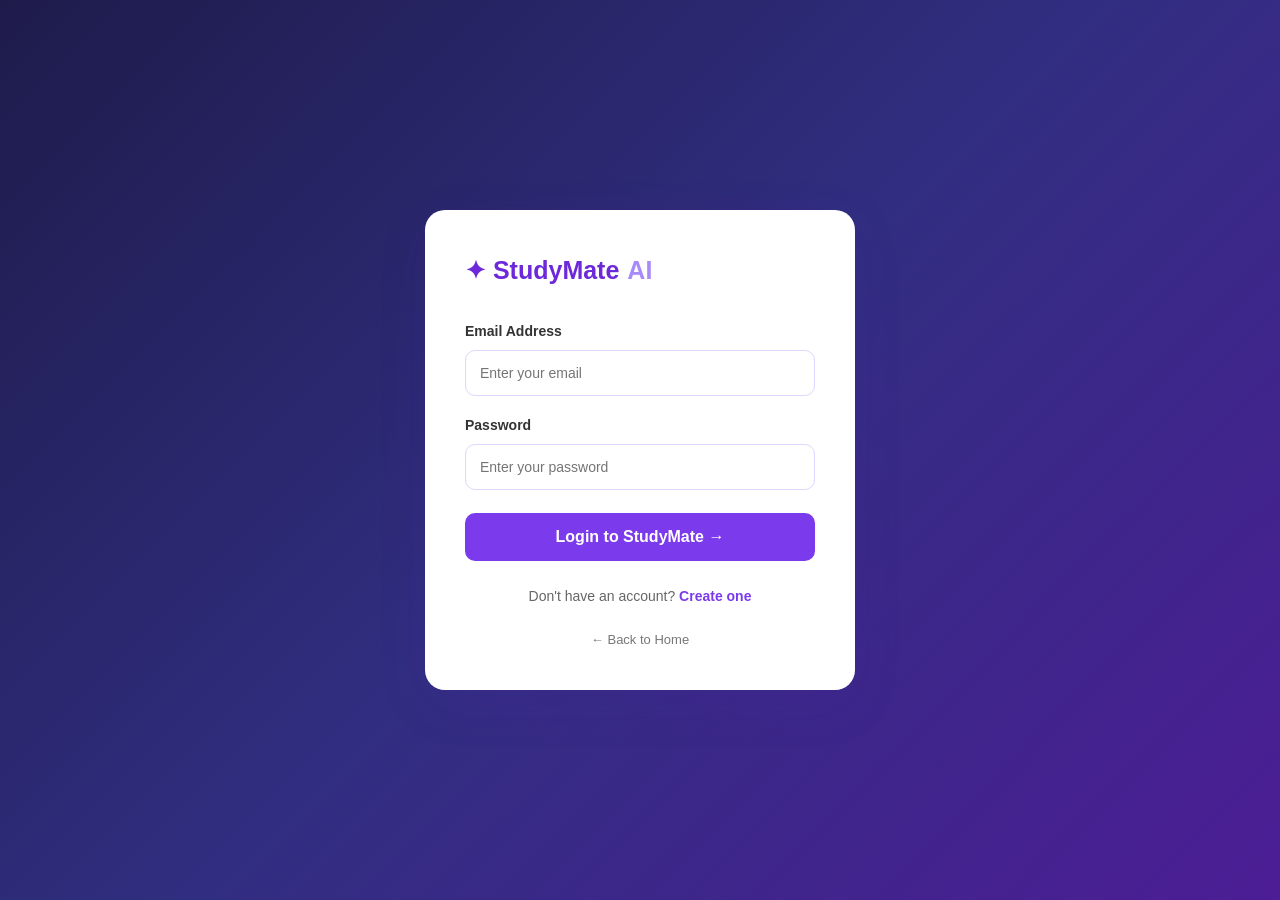
<file: login.html>
<!DOCTYPE html>
<html lang="en">
<head>
    <meta charset="UTF-8">
    <meta name="viewport" content="width=device-width, initial-scale=1.0">
    <title>Login | StudyMate AI</title>

    <link rel="stylesheet" href="style.css">

    <style>
        * {
            margin: 0;
            padding: 0;
            box-sizing: border-box;
            font-family: Arial, sans-serif;
        }

        body {
    min-height: 100vh;
    width: 100%;
    display: grid;
    place-items: center;
    padding: 20px;
    background: linear-gradient(135deg, #1e1b4b, #312e81, #4c1d95);
}

        .login-container {
            width: 100%;
            max-width: 430px;
            margin:0 auto;
            background: white;
            padding: 40px;
            border-radius: 20px;
            box-shadow: 0 15px 50px #5b21b51a;
        }

        .logo {
            text-align: center;
            font-size: 25px;
            font-weight: bold;
            color: #6d28d9;
            margin-bottom: 30px;
        }

        .logo span {
            color: #a78bfa;
        }

        h1 {
            font-size: 28px;
            color: #1e1b4b;
            text-align: center;
            margin-bottom: 10px;
        }

        .subtitle {
            color: #777;
            text-align: center;
            font-size: 14px;
            margin-bottom: 28px;
            line-height: 1.5;
        }

        .form-group {
            margin-bottom: 18px;
        }

        .form-group label {
            display: block;
            margin-bottom: 8px;
            color: #333;
            font-size: 14px;
            font-weight: bold;
        }

        .form-group input {
            width: 100%;
            padding: 14px;
            border: 1px solid #ddd6fe;
            border-radius: 10px;
            outline: none;
            font-size: 14px;
        }

        .form-group input:focus {
            border-color: #8b5cf6;
        }

        .submit-btn {
            width: 100%;
            padding: 15px;
            border: none;
            border-radius: 10px;
            background: #7c3aed;
            color: white;
            font-size: 16px;
            font-weight: bold;
            cursor: pointer;
            margin-top: 5px;
        }

        .submit-btn:hover {
            background: #6d28d9;
        }

        .switch-text {
            text-align: center;
            margin-top: 24px;
            color: #666;
            font-size: 14px;
        }

        .switch-text a {
            color: #7c3aed;
            font-weight: bold;
            text-decoration: none;
            cursor: pointer;
        }

        .back-link {
            display: block;
            text-align: center;
            margin-top: 22px;
            color: #777;
            font-size: 13px;
            text-decoration: none;
        }

        .back-link:hover {
            color: #7c3aed;
        }

        .hidden {
            display: none;
        }

        @media (max-width: 480px) {
            .login-container {
                padding: 28px 22px;
            }
        }
    </style>
</head>

<body>

    <div class="login-container">

        <div class="logo">✦ StudyMate <span>AI</span></div>

        <!-- LOGIN FORM -->
         <div id="loginForm">
    <form id="loginFormElement">

    <div class="form-group">
        <label>Email Address</label>
        <input type="email" id="loginEmail"
               placeholder="Enter your email" required>
    </div>

    <div class="form-group">
        <label>Password</label>
        <input type="password" id="loginPassword"
               placeholder="Enter your password" required>
    </div>

    <button class="submit-btn" type="submit">
        Login to StudyMate →
    </button>

</form>
<p id="loginMessage" role="status"></p>

        <p class="switch-text">
            Don't have an account?
            <a onclick="showRegister()">Create one</a>
        </p>

        </div>   

<!-- REGISTER FORM -->
<div id="registerForm" class="hidden">

    <h1>Create Account</h1>
    <p class="subtitle">
        Start your personalized AI learning journey.
    </p>

    <form id="registerFormElement">

        <div class="form-group">
            <label>Full Name</label>
            <input type="text" id="registerName"
            placeholder="Enter your name" required>
        </div>

        <div class="form-group">
            <label>Email Address</label>
            <input type="email" id="registerEmail"
            placeholder="Enter your email" required>
        </div>

        <div class="form-group">
            <label>Password</label>
            <input type="password" id="registerPassword"
            minlength="6"
            placeholder="Create a password (6+ characters)" required>
        </div>

        <button class="submit-btn" type="submit">
            Create Account →
        </button>

    </form>

    <p id="registerMessage" class="switch-text" role="status"></p>

    <p class="switch-text">
        Already have an account?
        <a href="#" onclick="showLogin()">Login</a>
    </p>

</div>

<a href="index.html" class="back-link">
    ← Back to Home
</a>

</div>

<script>
const API_URL = "https://study-mate-ai-pink.vercel.app";

function showRegister() {
    document.getElementById("loginForm").classList.add("hidden");
    document.getElementById("registerForm").classList.remove("hidden");
}

function showLogin() {
    document.getElementById("registerForm").classList.add("hidden");
    document.getElementById("loginForm").classList.remove("hidden");
}

async function sendRequest(endpoint, data) {
    const response = await fetch(`${API_URL}${endpoint}`, {
        method: "POST",
        credentials: "include",
        headers: {
            "Content-Type": "application/json"
        },
        body: JSON.stringify(data)
    });

    const result = await response.json();

    if (!response.ok) {
        throw new Error(result.error || "Something went wrong");
    }

    return result;
}

// LOGIN
document.getElementById("loginFormElement").addEventListener("submit", async function(event) {
    event.preventDefault();

    const message = document.getElementById("loginMessage");
    const button = this.querySelector("button");

    message.textContent = "Logging in...";
    button.disabled = true;

    try {
        await sendRequest("/api/login", {
            email: document.getElementById("loginEmail").value,
            password: document.getElementById("loginPassword").value
        });

        message.textContent = "Login successful!";
        message.style.color = "green";

        window.location.href = "dashboard.html";

    } catch (error) {
        message.textContent = error.message;
        message.style.color = "red";
    } finally {
        button.disabled = false;
    }
});

// REGISTER
document.getElementById("registerFormElement").addEventListener("submit", async function(event) {
    event.preventDefault();

    const message = document.getElementById("registerMessage");
    const button = this.querySelector("button");

    message.textContent = "Creating account...";
    button.disabled = true;

    try {
        await sendRequest("/api/register", {
            name: document.getElementById("registerName").value,
            email: document.getElementById("registerEmail").value,
            password: document.getElementById("registerPassword").value
        });

        message.textContent = "Account created successfully!";
        message.style.color = "green";

        window.location.href = "dashboard.html";

    } catch (error) {
        message.textContent = error.message;
        message.style.color = "red";
    } finally {
        button.disabled = false;
    }
});

</script>

</body>
</html>
</file>
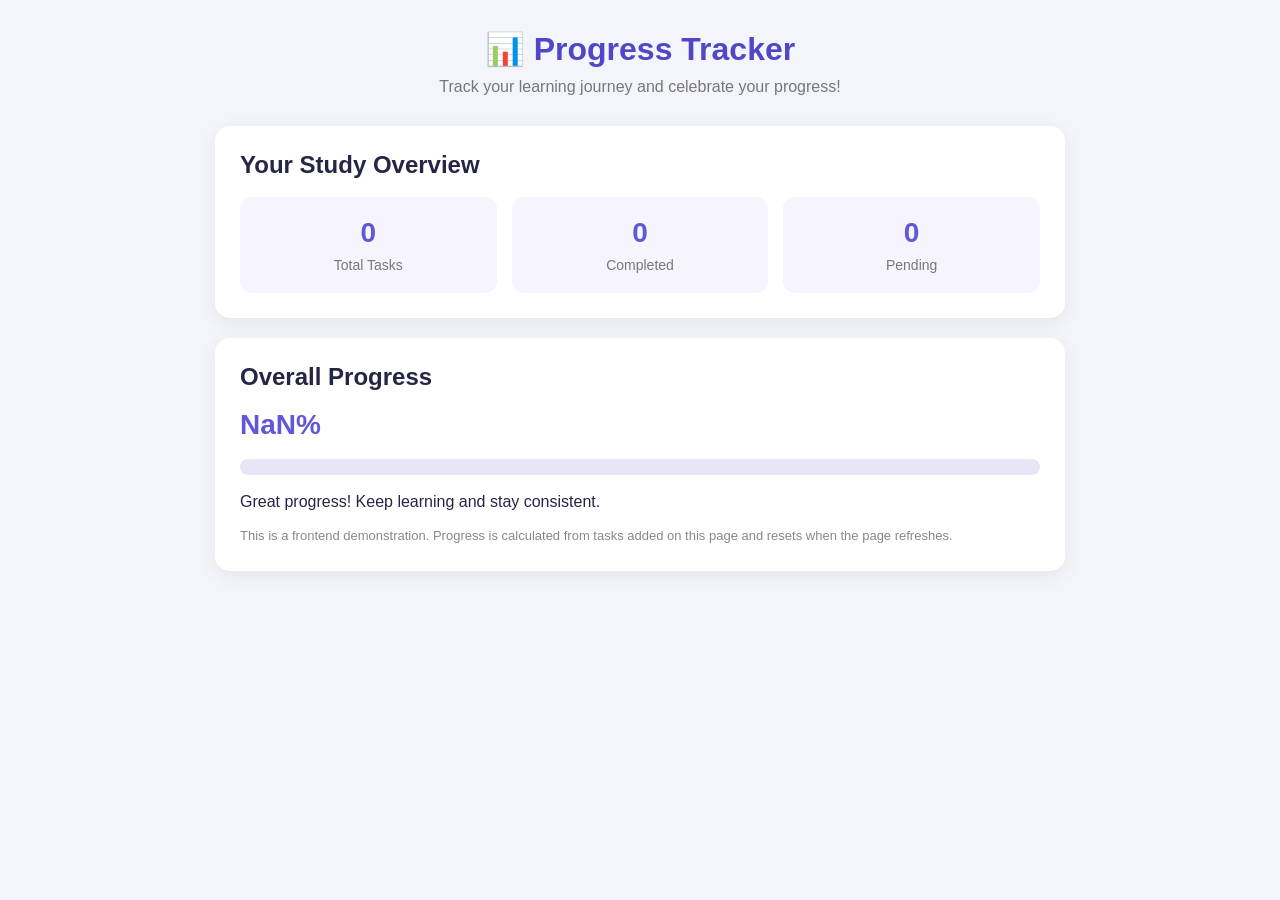
<file: progress-tracker.html>
<!DOCTYPE html>
<html lang="en">
<head>
<meta charset="UTF-8">
<meta name="viewport" content="width=device-width, initial-scale=1.0">
<title>Progress Tracker | StudyMate AI</title>

<style>
* {
    margin: 0;
    padding: 0;
    box-sizing: border-box;
    font-family: Arial, sans-serif;
}

body {
    background: #f4f5fb;
    color: #252545;
    padding: 30px 15px;
}

.container {
    max-width: 850px;
    margin: auto;
}

h1 {
    text-align: center;
    color: #5146c8;
    margin-bottom: 10px;
}

.subtitle {
    text-align: center;
    color: #777;
    margin-bottom: 30px;
}

.card {
    background: white;
    padding: 25px;
    border-radius: 15px;
    box-shadow: 0 5px 20px #00000010;
    margin-bottom: 20px;
}

.stats {
    display: grid;
    grid-template-columns: repeat(3, 1fr);
    gap: 15px;
}

.stat-box {
    background: #f6f5ff;
    padding: 20px 10px;
    border-radius: 12px;
    text-align: center;
}

.stat-box h2 {
    color: #6256d9;
    font-size: 28px;
    margin-bottom: 8px;
}

.stat-box p {
    color: #777;
    font-size: 14px;
}

.progress-track {
    background: #e6e5f5;
    height: 16px;
    border-radius: 20px;
    overflow: hidden;
    margin: 18px 0;
}

.progress-fill {
    height: 100%;
    width: 0%;
    background: #6256d9;
    border-radius: 20px;
    transition: width 0.4s ease;
}

.percentage {
    color: #6256d9;
    font-size: 28px;
    font-weight: bold;
}

.note {
    color: #888;
    font-size: 13px;
    margin-top: 15px;
    line-height: 1.5;
}

@media (max-width: 550px) {
    .stats {
        grid-template-columns: 1fr;
    }
}
</style>
</head>

<body>

<div class="container">

    <h1>📊 Progress Tracker</h1>
    <p class="subtitle">Track your learning journey and celebrate your progress!</p>

    <div class="card">
        <h2>Your Study Overview</h2>
        <br>

        <div class="stats">
            <div class="stat-box">
                <h2 id="totalTasks">0</h2>
                <p>Total Tasks</p>
            </div>

            <div class="stat-box">
                <h2 id="completedTasks">0</h2>
                <p>Completed</p>
            </div>

            <div class="stat-box">
                <h2 id="pendingTasks">0</h2>
                <p>Pending</p>
            </div>
        </div>
    </div>

    <div class="card">
        <h2>Overall Progress</h2>
        <br>

        <div class="percentage" id="percentage">0%</div>

        <div class="progress-track">
            <div class="progress-fill" id="progressFill"></div>
        </div>

        <p id="message">Start adding and completing study tasks!</p>

        <p class="note">
            This is a frontend demonstration. Progress is calculated
            from tasks added on this page and resets when the page refreshes.
        </p>
    </div>

</div>

<script>
function updateProgress() {
    const tasks = JSON.parse(localStorage.getItem("studyTasks")) || [];

const total = tasks.length;
const completed = tasks.filter(task => task.completed).length;
const pending = total - completed;


    const progress = Math.round((completed / total) * 100);

    document.getElementById("totalTasks").textContent = total;
    document.getElementById("completedTasks").textContent = completed;
    document.getElementById("pendingTasks").textContent = pending;

    document.getElementById("percentage").textContent = progress + "%";
    document.getElementById("progressFill").style.width = progress + "%";

    document.getElementById("message").textContent =
        progress === 100
        ? "Amazing! All tasks completed!"
        : "Great progress! Keep learning and stay consistent.";
}

updateProgress();
</script>

</body>
</html>
</file>
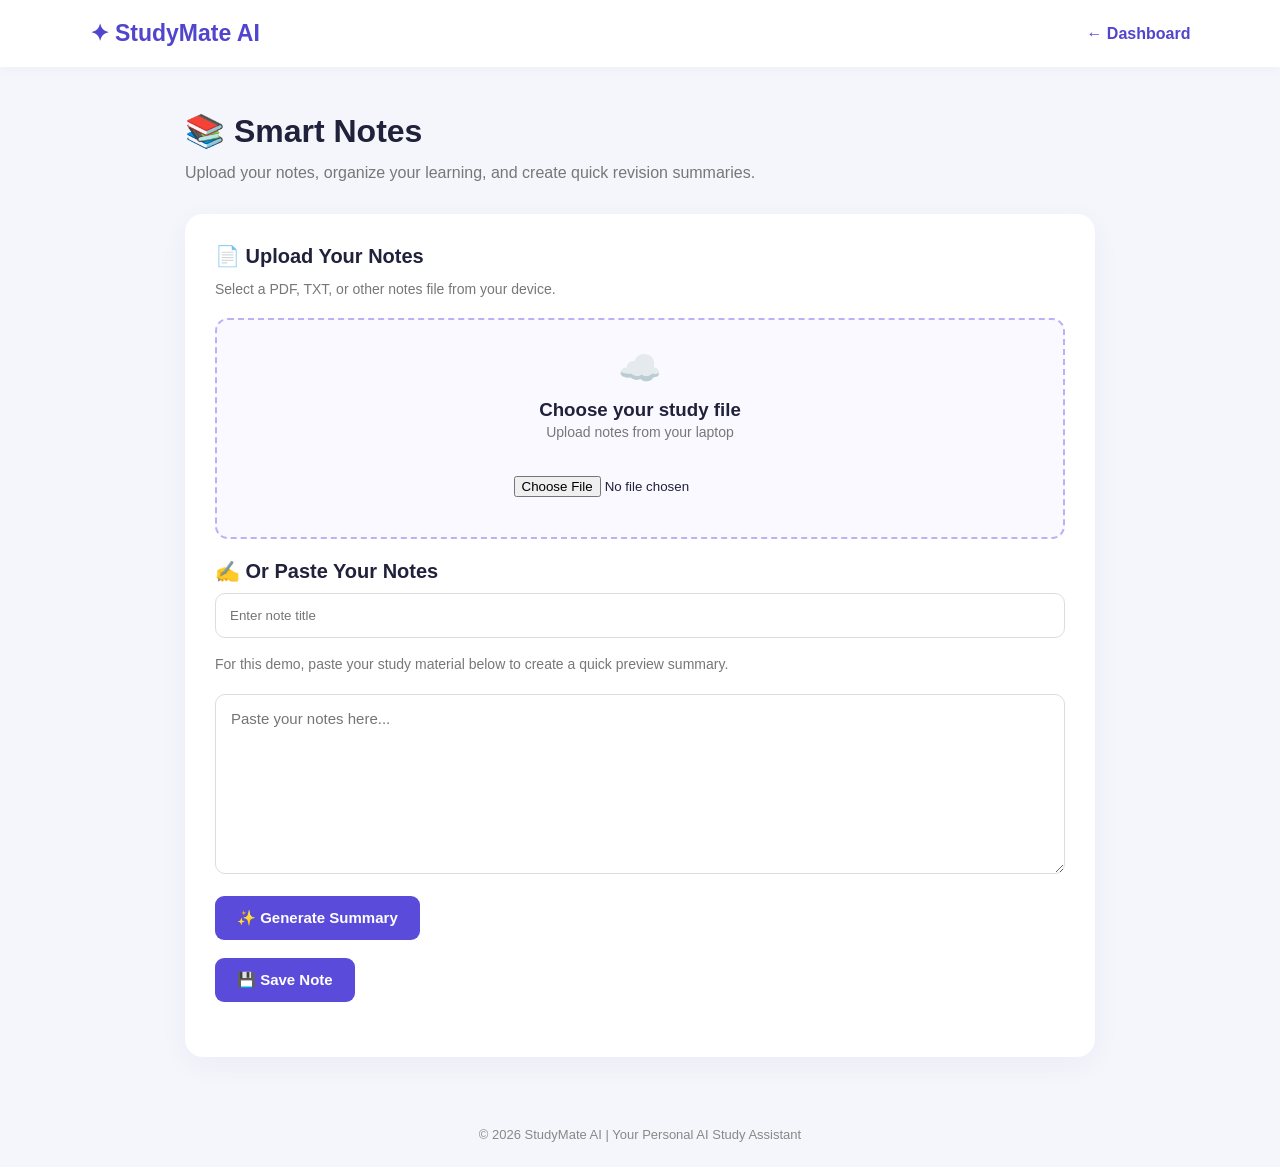
<file: smart-notes.html>
<!DOCTYPE html>
<html lang="en">
<head>
    <meta charset="UTF-8">
    <meta name="viewport" content="width=device-width, initial-scale=1.0">
    <title>Smart Notes | StudyMate AI</title>

    <style>
        * {
            margin: 0;
            padding: 0;
            box-sizing: border-box;
            font-family: Arial, sans-serif;
        }

        body {
            background: #f5f6fc;
            color: #20213a;
        }

        header {
            background: white;
            padding: 20px 7%;
            display: flex;
            justify-content: space-between;
            align-items: center;
            box-shadow: 0 2px 12px #00000008;
        }

        .logo {
            color: #5145cd;
            font-size: 23px;
            font-weight: bold;
        }

        header a {
            color: #5145cd;
            text-decoration: none;
            font-weight: bold;
        }

        main {
            max-width: 950px;
            margin: 45px auto;
            padding: 0 20px;
        }

        .heading {
            margin-bottom: 28px;
        }

        .heading h1 {
            font-size: 32px;
            margin-bottom: 10px;
        }

        .heading p {
            color: #777;
            line-height: 1.6;
        }

        .notes-card {
            background: white;
            padding: 30px;
            border-radius: 18px;
            box-shadow: 0 8px 30px #29245a0b;
            margin-bottom: 25px;
        }

        .notes-card h2 {
            font-size: 20px;
            margin-bottom: 10px;
        }

        .notes-card p {
            color: #777;
            font-size: 14px;
            margin-bottom: 18px;
            line-height: 1.6;
        }

        .upload-box {
            border: 2px dashed #b9b2f5;
            background: #faf9ff;
            border-radius: 13px;
            padding: 28px 15px;
            text-align: center;
            margin-bottom: 20px;
        }

        .upload-box .icon {
            font-size: 35px;
            margin-bottom: 10px;
        }

        input[type="file"] {
            max-width: 100%;
            margin-top: 15px;
        }

        textarea {
            width: 100%;
            min-height: 180px;
            padding: 15px;
            border: 1px solid #ddd;
            border-radius: 10px;
            resize: vertical;
            font-size: 15px;
            outline-color: #7467e8;
            margin-bottom: 18px;
        }

        button {
            border: none;
            border-radius: 9px;
            padding: 13px 22px;
            background: #5b4bdb;
            color: white;
            font-size: 15px;
            font-weight: bold;
            cursor: pointer;
        }

        button:hover {
            background: #4636c4;
        }

        .summary-box {
            display: none;
            background: #f7f6ff;
            border: 1px solid #e2defe;
            border-radius: 12px;
            padding: 20px;
            margin-top: 22px;
            line-height: 1.8;
            white-space: pre-wrap;
            overflow-wrap: anywhere;
        }

        .summary-box h3 {
            color: #5145cd;
            margin-bottom: 12px;
        }

        .file-name {
            color: #5145cd;
            font-size: 14px;
            margin-top: 12px;
            overflow-wrap: anywhere;
        }

        footer {
            text-align: center;
            padding: 25px;
            color: #888;
            font-size: 13px;
        }

        @media (max-width: 600px) {
            header {
                padding: 18px 5%;
            }

            .heading h1 {
                font-size: 26px;
            }

            .notes-card {
                padding: 20px;
            }
        }
    </style>
</head>

<body>

    <header>
        <div class="logo">✦ StudyMate AI</div>
        <a href="dashboard.html">← Dashboard</a>
    </header>

    <main>

        <div class="heading">
            <h1>📚 Smart Notes</h1>
            <p>
                Upload your notes, organize your learning,
                and create quick revision summaries.
            </p>
        </div>

        <section class="notes-card">

            <h2>📄 Upload Your Notes</h2>
            <p>
                Select a PDF, TXT, or other notes file from your device.
            </p>

            <div class="upload-box">
                <div class="icon">☁️</div>
                <h3>Choose your study file</h3>
                <p>Upload notes from your laptop</p>

                <input
                    type="file"
                    id="notesFile"
                    accept=".pdf,.txt,.doc,.docx"
                >

                <div class="file-name" id="fileName"></div>
            </div>

            <h2>✍️ Or Paste Your Notes</h2>
            <input type="text" id="noteTitle"
placeholder="Enter note title"
style="width:100%; padding:14px; margin-bottom:15px; border:1px solid #ddd; border-radius:10px;">
            <p>
                For this demo, paste your study material below
                to create a quick preview summary.
            </p>

            <textarea
                id="notesText"
                placeholder="Paste your notes here..."
            ></textarea>

            <button onclick="generateSummary()">
                ✨ Generate Summary
            </button>
            <br><br>
<button onclick="saveNote()">💾 Save Note</button>

<div id="savedNotes" style="margin-top:25px;"></div>

            <div class="summary-box" id="summaryBox">
                <h3>📝 Your Summary</h3>
                <div id="summaryText"></div>
            </div>

        </section>

    </main>

    <footer>
        © 2026 StudyMate AI | Your Personal AI Study Assistant
    </footer>

    <script>
const API_URL = "https://study-mate-ai-pink.vercel.app";

const fileInput = document.getElementById("notesFile");

fileInput.addEventListener("change", function () {
    document.getElementById("fileName").textContent =
        this.files.length ? "Selected file: " + this.files[0].name : "";
});

// Generate AI Summary
async function generateSummary() {
    const notes = document.getElementById("notesText").value.trim();

    if (!notes) {
        alert("Please paste your notes first!");
        return;
    }

    const summaryElement = document.getElementById("summaryText");
    const box = document.getElementById("summaryBox");

    summaryElement.textContent = "✨ AI is generating your summary...";
    box.style.display = "block";

    try {
        const response = await fetch(API_URL + "/api/ai/summarize", {
            method: "POST",
            credentials: "include",
            headers: {
                "Content-Type": "application/json"
            },
            body: JSON.stringify({ text: notes })
        });

        const result = await response.json();

        if (!response.ok) {
            throw new Error(result.error || "Summary generation failed");
        }

        summaryElement.textContent = result.summary;
        box.scrollIntoView({ behavior: "smooth" });

    } catch (error) {
        summaryElement.textContent = "";
        alert(error.message || "AI summary failed. Please try again.");
    }
}

// Load saved notes
async function loadNotes() {
    try {
        const response = await fetch(API_URL + "/api/notes", {
            credentials: "include"
        });

        if (!response.ok) throw new Error("Please login first");

        const notes = await response.json();
        const container = document.getElementById("savedNotes");
        container.innerHTML = "<h2>📚 Saved Notes</h2>";

        notes.forEach(note => {
            const card = document.createElement("div");
            card.style.cssText =
                "background:#f7f6ff;padding:15px;margin-top:12px;border-radius:10px;";

            const title = document.createElement("h3");
            title.textContent = note.title;

            const content = document.createElement("p");
            content.textContent = note.content;

            const edit = document.createElement("button");
            edit.textContent = "Edit";
            edit.style.marginRight = "8px";
            edit.onclick = () => editNote(note);

            const del = document.createElement("button");
            del.textContent = "Delete";
            del.style.background = "#dc3545";
            del.onclick = () => deleteNote(note.id);

            card.append(title, content, edit, del);
            container.appendChild(card);
        });

    } catch (error) {
        alert(error.message);
    }
}

// Save note
async function saveNote() {
    const title = document.getElementById("noteTitle").value.trim();
    const content = document.getElementById("notesText").value.trim();

    if (!title || !content) {
        alert("Please enter note title and content!");
        return;
    }

    try {
        const response = await fetch(API_URL + "/api/notes", {
            method: "POST",
            credentials: "include",
            headers: { "Content-Type": "application/json" },
            body: JSON.stringify({ title, content })
        });

        const result = await response.json();
        if (!response.ok) throw new Error(result.error);

        alert("Note saved successfully!");
        document.getElementById("noteTitle").value = "";
        document.getElementById("notesText").value = "";
        loadNotes();

    } catch (error) {
        alert(error.message || "Could not save note");
    }
}

// Edit note
async function editNote(note) {
    const title = prompt("Edit note title:", note.title);
    if (title === null) return;

    const content = prompt("Edit note content:", note.content);
    if (content === null) return;

    if (!title.trim() || !content.trim()) {
        alert("Title and content cannot be empty!");
        return;
    }

    try {
        const response = await fetch(API_URL + "/api/notes/" + note.id, {
            method: "PUT",
            credentials: "include",
            headers: { "Content-Type": "application/json" },
            body: JSON.stringify({ title, content })
        });

        const result = await response.json();
        if (!response.ok) throw new Error(result.error);

        alert("Note updated!");
        loadNotes();

    } catch (error) {
        alert(error.message);
    }
}

// Delete note
async function deleteNote(id) {
    if (!confirm("Are you sure you want to delete this note?")) return;

    try {
        const response = await fetch(API_URL + "/api/notes/" + id, {
            method: "DELETE",
            credentials: "include"
        });

        const result = await response.json();
        if (!response.ok) throw new Error(result.error);

        alert("Note deleted!");
        loadNotes();

    } catch (error) {
        alert(error.message);
    }
}

loadNotes();
</script>

</body>
</html>
</file>
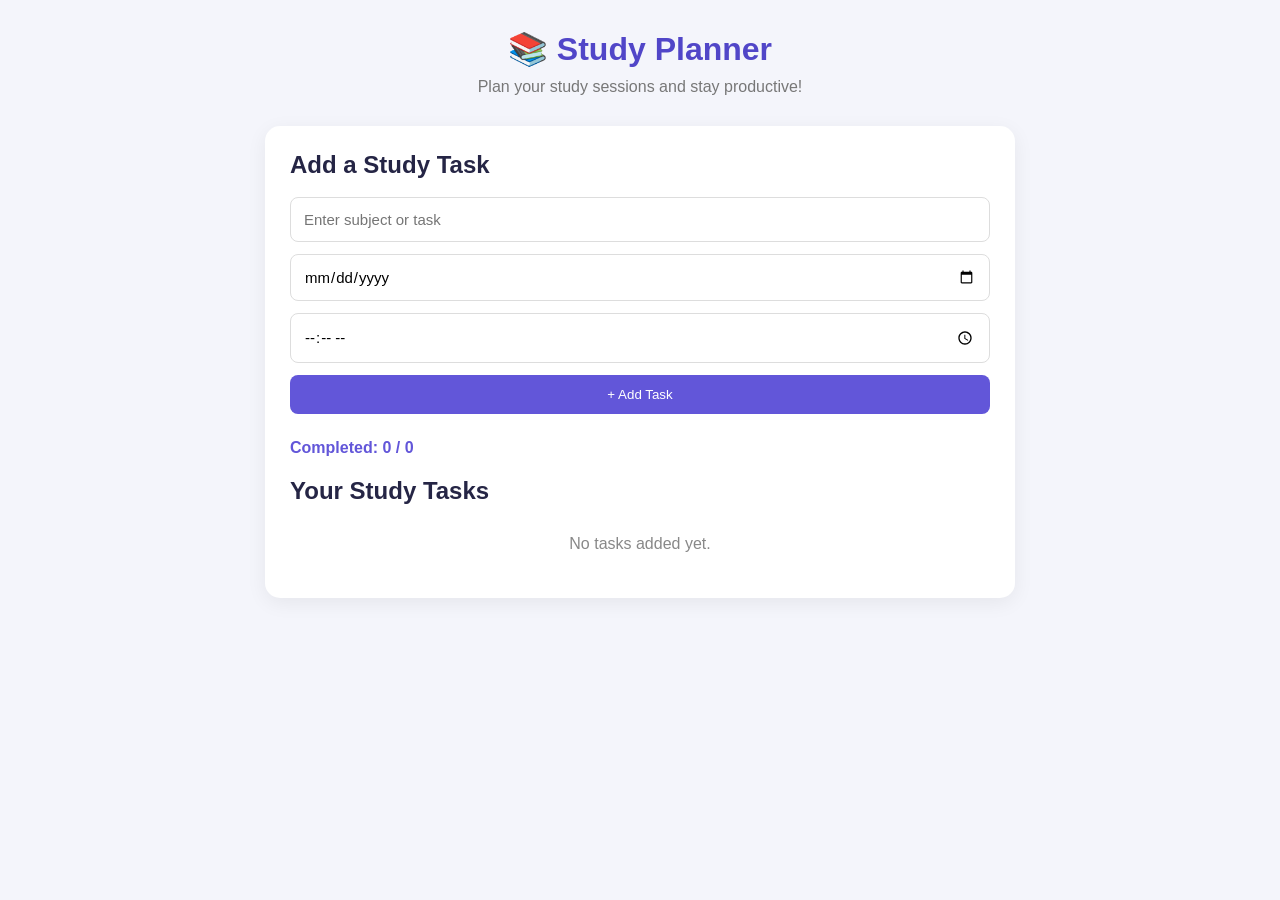
<file: study-planner.html>
<!DOCTYPE html>
<html lang="en">
<head>
<meta charset="UTF-8">
<meta name="viewport" content="width=device-width, initial-scale=1.0">
<title>Study Planner | StudyMate AI</title>

<style>
* {
    margin: 0;
    padding: 0;
    box-sizing: border-box;
    font-family: Arial, sans-serif;
}

body {
    background: #f4f5fb;
    padding: 30px 15px;
    color: #252545;
}

.container {
    max-width: 750px;
    margin: auto;
}

h1 {
    text-align: center;
    margin-bottom: 10px;
    color: #5146c8;
}

.subtitle {
    text-align: center;
    color: #777;
    margin-bottom: 30px;
}

.planner {
    background: white;
    padding: 25px;
    border-radius: 15px;
    box-shadow: 0 5px 20px #00000010;
}

input {
    width: 100%;
    padding: 13px;
    margin-bottom: 12px;
    border: 1px solid #ddd;
    border-radius: 8px;
    font-size: 15px;
}

button {
    padding: 12px 18px;
    border: none;
    border-radius: 8px;
    background: #6256d9;
    color: white;
    cursor: pointer;
}

button:hover {
    background: #493db5;
}

.add-btn {
    width: 100%;
    margin-bottom: 25px;
}

.stats {
    margin-bottom: 20px;
    color: #6256d9;
    font-weight: bold;
}

.task {
    display: flex;
    align-items: center;
    justify-content: space-between;
    gap: 10px;
    background: #f6f5ff;
    padding: 14px;
    border-radius: 9px;
    margin-bottom: 10px;
}

.task-info {
    flex: 1;
    overflow-wrap: anywhere;
}

.task-info small {
    display: block;
    color: #777;
    margin-top: 5px;
}

.task.completed .task-info {
    text-decoration: line-through;
    opacity: 0.6;
}

.task input {
    width: 18px;
    margin: 0;
}

.delete-btn {
    background: #e74c3c;
    padding: 8px 12px;
}

#taskList {
    margin-top: 10px;
}

.empty {
    text-align: center;
    color: #888;
    padding: 20px;
}
</style>
</head>

<body>

<div class="container">
    <h1>📚 Study Planner</h1>
    <p class="subtitle">Plan your study sessions and stay productive!</p>

    <div class="planner">
        <h2>Add a Study Task</h2>
        <br>

        <input type="text" id="subject" placeholder="Enter subject or task">

        <input type="date" id="studyDate">

        <input type="time" id="studyTime">

        <button class="add-btn" onclick="addTask()">+ Add Task</button>

        <div class="stats" id="stats">Completed: 0 / 0</div>

        <h2>Your Study Tasks</h2>
        <div id="taskList">
            <p class="empty">No tasks added yet.</p>
        </div>
    </div>
</div>

<script>
let tasks = JSON.parse(localStorage.getItem("studyTasks")) || [];

function addTask() {
    const subject = document.getElementById("subject").value.trim();
    const date = document.getElementById("studyDate").value;
    const time = document.getElementById("studyTime").value;

    if (!subject || !date || !time) {
        alert("Please fill all the fields!");
        return;
    }

    tasks.push({
        subject: subject,
        date: date,
        time: time,
        completed: false
    });

    document.getElementById("subject").value = "";
    document.getElementById("studyDate").value = "";
    document.getElementById("studyTime").value = "";

    localStorage.setItem("studyTasks", JSON.stringify(tasks));
    displayTasks();
}

function displayTasks() {
    const taskList = document.getElementById("taskList");
    taskList.innerHTML = "";

    if (tasks.length === 0) {
        taskList.innerHTML = '<p class="empty">No tasks added yet.</p>';
    }

    tasks.forEach((task, index) => {
        const div = document.createElement("div");
        div.className = task.completed ? "task completed" : "task";

        const info = document.createElement("div");
        info.className = "task-info";

        const heading = document.createElement("strong");
        heading.textContent = task.subject;

        const details = document.createElement("small");
        details.textContent = task.date + " | " + task.time;

        info.appendChild(heading);
        info.appendChild(details);

        const checkbox = document.createElement("input");
        checkbox.type = "checkbox";
        checkbox.checked = task.completed;
        checkbox.addEventListener("change", () => {
            tasks[index].completed = checkbox.checked;
            localStorage.setItem("studyTasks", JSON.stringify(tasks));
            displayTasks();
        });
        const deleteButton = document.createElement("button");
deleteButton.textContent = "Delete";

deleteButton.addEventListener("click", () => {
    tasks.splice(index, 1);
    localStorage.setItem("studyTasks", JSON.stringify(tasks));
    displayTasks();
});

        div.appendChild(checkbox);
        div.appendChild(info);
        div.appendChild(deleteButton);

        taskList.appendChild(div);
    });

    const completed = tasks.filter(task => task.completed).length;
    document.getElementById("stats").textContent =
        "Completed: " + completed + " / " + tasks.length;
}
</script>

</body>
</html>
</file>
<file: style.css>
/* ================================
   RESET
================================ */

* {
    margin: 0;
    padding: 0;
    box-sizing: border-box;
}

html {
    scroll-behavior: smooth;
}

:root {
    --bg-main: #0b0718;
    --bg-card: #17102a;
    --bg-soft: #21163a;

    --purple: #9565ff;
    --purple-light: #b69aff;
    --purple-glow: rgba(149, 101, 255, 0.35);

    --text-main: #f8f5ff;
    --text-muted: #aaa0c2;

    --border: rgba(183, 153, 255, 0.16);
}

body {
    font-family: Arial, Helvetica, sans-serif;
    background: var(--bg-main);
    color: var(--text-main);
    line-height: 1.6;
    overflow-x: hidden;
}


/* ================================
   NAVBAR
================================ */

.navbar {
    width: 100%;
    min-height: 76px;
    display: flex;
    align-items: center;
    justify-content: space-between;
    padding: 0 7%;

    background: rgba(15, 9, 30, 0.82);
    border-bottom: 1px solid var(--border);

    position: sticky;
    top: 0;
    z-index: 1000;

    backdrop-filter: blur(18px);
    -webkit-backdrop-filter: blur(18px);
}


.logo {
    display: flex;
    align-items: center;
    gap: 8px;

    font-size: 21px;
    font-weight: 700;
    color: var(--text-main);
}


.logo-icon {
    width: 32px;
    height: 32px;

    display: flex;
    align-items: center;
    justify-content: center;

    border-radius: 9px;

    background: linear-gradient(135deg, #9565ff, #6535d9);
    color: white;

    font-size: 18px;

    box-shadow: 0 0 18px var(--purple-glow);
}


.ai-text {
    color: var(--purple-light);
}


.nav-links {
    display: flex;
    gap: 35px;
}


.nav-links a {
    color: var(--text-muted);
    text-decoration: none;
    font-size: 14px;
    font-weight: 500;
    transition: all 0.3s ease;
}

.nav-links a:hover {
    color: var(--purple-light);
    text-shadow: 0 0 12px var(--purple-glow);
}


.nav-buttons {
    display: flex;
    align-items: center;
    gap: 15px;
}


.login-btn {
    background: transparent;
    color: var(--text-muted);
    border: 1px solid var(--border);
    padding: 10px 20px;
    border-radius: 10px;
    cursor: pointer;
    transition: all 0.3s ease;
}

.login-btn:hover {
    color: var(--purple-light);
    border-color: var(--purple);
    box-shadow: 0 0 15px var(--purple-glow);
}

.get-started-btn {
    background: linear-gradient(135deg, #9565ff, #6535d9);
    color: white;
    border: none;
    padding: 11px 22px;
    border-radius: 10px;
    cursor: pointer;
    box-shadow: 0 0 18px var(--purple-glow);
    transition: all 0.3s ease;
}

.get-started-btn:hover {
    transform: translateY(-2px);
    box-shadow: 0 0 28px var(--purple-glow);
}


/* ================================
   HERO
================================ */

.hero {
    min-height: 650px;

    padding: 90px 7% 80px;

    display: grid;
    grid-template-columns: 1fr 1fr;

    align-items: center;

    gap: 70px;

    overflow: hidden;
}


.hero-content {
    max-width: 600px;
}


.badge {
    display: inline-block;
    padding: 8px 16px;
    margin-bottom: 22px;

    color: var(--purple-light);
    background: rgba(149, 101, 255, 0.12);
    border: 1px solid var(--border);
    border-radius: 30px;

    font-size: 13px;
    font-weight: 600;
    letter-spacing: 0.5px;

    box-shadow: 0 0 18px rgba(149, 101, 255, 0.08);
}


.hero h1 {
    font-size: 58px;
    line-height: 1.15;
    font-weight: 800;
    color: var(--text-main);
    margin-bottom: 20px;
    letter-spacing: -1.5px;
}

.hero-content p {
    font-size: 17px;
    line-height: 1.8;
    color: var(--text-muted);
    max-width: 550px;
    margin-bottom: 30px;
}

.hero h1 span {
    background: linear-gradient(135deg, #b69aff, #9565ff, #d4c1ff);
    -webkit-background-clip: text;
    -webkit-text-fill-color: transparent;
    background-clip: text;
}


.hero-content > p {
    max-width: 540px;

    color: #6e6b7f;

    font-size: 17px;

    line-height: 1.8;

    margin-bottom: 32px;
}


.hero-buttons {
    display: flex;
    gap: 14px;

    margin-bottom: 45px;
}


.primary-btn,
.secondary-btn {
    padding: 14px 23px;

    border-radius: 11px;

    font-size: 14px;
    font-weight: 600;

    cursor: pointer;

    transition: 0.3s;
}


.primary-btn {
    background: linear-gradient(135deg, #9565ff, #6535d9);
    color: white;
    border: none;
    padding: 14px 25px;
    border-radius: 12px;
    font-size: 15px;
    font-weight: 600;
    cursor: pointer;
    box-shadow: 0 0 20px var(--purple-glow);
    transition: all 0.3s ease;
}

.primary-btn:hover {
    transform: translateY(-3px);
    box-shadow: 0 0 30px var(--purple-glow);
}

.secondary-btn {
    background: rgba(149, 101, 255, 0.08);
    color: var(--text-main);
    border: 1px solid var(--border);
    padding: 14px 25px;
    border-radius: 12px;
    font-size: 15px;
    font-weight: 600;
    cursor: pointer;
    transition: all 0.3s ease;
}

.secondary-btn:hover {
    background: rgba(149, 101, 255, 0.18);
    border-color: var(--purple);
    transform: translateY(-3px);
}


/* ================================
   HERO INFO
================================ */

.hero-info {
    display: flex;
    align-items: center;

    gap: 25px;
}


.hero-info div:not(.divider) {
    display: flex;
    flex-direction: column;
}


.hero-info strong {
    font-size: 20px;
}


.hero-info small {
    color: #89869a;
    font-size: 11px;
}


.divider {
    width: 1px;
    height: 35px;

    background: #ddd9ed;
}


/* ================================
   HERO VISUAL
================================ */

.hero-visual {
    position: relative;
    min-height: 480px;

    display: flex;
    align-items: center;
    justify-content: center;

    background: radial-gradient(
        circle,
        rgba(149, 101, 255, 0.10),
        transparent 70%
    );
}


.glow {
    position: absolute;

    width: 330px;
    height: 330px;

    background: #ded8ff;

    border-radius: 50%;

    filter: blur(70px);

    opacity: 0.55;
}


/* ================================
   AI CARD
================================ */

.ai-card {
    position: relative;
    z-index: 2;

    width: 430px;

    background: white;

    border: 1px solid #e6e2f2;

    border-radius: 20px;

    padding: 20px;

    box-shadow: 0 25px 70px rgba(47, 39, 87, 0.12);
}


.card-header {
    display: flex;
    align-items: center;

    gap: 12px;

    padding-bottom: 17px;

    border-bottom: 1px solid #eeeaf7;
}


.ai-avatar {
    width: 43px;
    height: 43px;

    display: flex;
    align-items: center;
    justify-content: center;

    border-radius: 13px;

    background: #6c4df6;

    color: white;

    font-size: 20px;
}


.card-header h3 {
    font-size: 14px;
}


.card-header p {
    color: #8a8798;

    font-size: 10px;
}


.online-dot {
    display: inline-block;

    width: 6px;
    height: 6px;

    background: #4ac77d;

    border-radius: 50%;

    margin-right: 4px;
}


.menu {
    margin-left: auto;

    color: #aaa6b7;

    letter-spacing: 2px;
}


.chat-area {
    padding: 20px 5px;

    display: flex;
    flex-direction: column;

    gap: 14px;
}


.message {
    max-width: 82%;

    padding: 11px 14px;

    border-radius: 13px;

    font-size: 12px;

    line-height: 1.6;
}


.ai-message {
    background: #f3f1fb;

    color: #454154;

    align-self: flex-start;
}


.user-message {
    background: #6c4df6;

    color: white;

    align-self: flex-end;

    border-bottom-right-radius: 4px;
}


.chat-input {
    height: 45px;

    border: 1px solid #e4e0ed;

    border-radius: 11px;

    display: flex;
    align-items: center;
    justify-content: space-between;

    padding: 0 7px 0 13px;

    color: #aaa6b7;

    font-size: 11px;
}


.chat-input button {
    width: 31px;
    height: 31px;

    border: none;

    border-radius: 8px;

    background: #6c4df6;
    color: white;

    cursor: pointer;
}


/* ================================
   FLOATING CARDS
================================ */

.floating-card {
    position: absolute;
    z-index: 3;

    display: flex;
    align-items: center;

    gap: 10px;

    background: white;

    padding: 12px 15px;

    border-radius: 13px;

    border: 1px solid #e8e4f1;

    box-shadow: 0 15px 40px rgba(50, 40, 90, 0.12);
}


.notes-card {
    top: 45px;
    left: 0;
}


.quiz-card {
    bottom: 45px;
    right: 0;
}


.floating-icon {
    width: 35px;
    height: 35px;

    display: flex;
    align-items: center;
    justify-content: center;

    background: #f0edff;

    border-radius: 9px;
}


.floating-card strong,
.floating-card small {
    display: block;
}


.floating-card strong {
    font-size: 11px;
}


.floating-card small {
    font-size: 9px;
    color: #9692a2;
}


.check,
.arrow {
    margin-left: 10px;

    color: #6c4df6;

    font-weight: bold;
}


/* ================================
   FEATURES
================================ */

.features-section {
    padding: 100px 7%;
    background: var(--bg-main);
}


.section-heading {
    text-align: center;

    max-width: 650px;

    margin: 0 auto 55px;
}


.section-label {
    color: var(--purple-light);
    font-size: 11px;
    font-weight: 700;
    letter-spacing: 2px;
    text-transform: uppercase;
}


.section-heading h2,
.about-section h2 {
    font-size: 42px;

    line-height: 1.2;

    margin: 12px 0 15px;
}


.section-heading h2 span,
.about-section h2 span {
    color: var(--purple-dark);
}


.section-heading p,
.about-section p {
    color: #777387;

    font-size: 15px;
}


.features-grid {
    max-width: 1100px;

    margin: auto;

    display: grid;

    grid-template-columns: repeat(4, 1fr);

    gap: 20px;
}


.feature-card {
    padding: 28px 22px;

    border: 1px solid #e9e6f1;

    border-radius: 16px;

    transition: 0.3s;

    background: #fff;
}


.feature-card:hover {
    transform: translateY(-6px);

    box-shadow: 0 15px 35px rgba(60, 50, 100, 0.08);
}


.feature-icon {
    width: 45px;
    height: 45px;

    display: flex;
    align-items: center;
    justify-content: center;

    border-radius: 12px;

    background: #f0edff;

    font-size: 20px;

    margin-bottom: 18px;
}


.feature-card h3 {
    font-size: 16px;

    margin-bottom: 8px;
}


.feature-card p {
    color: #817d8e;

    font-size: 12px;

    line-height: 1.7;
}


/* ================================
   ABOUT
================================ */

.about-section {
    padding: 110px 15%;

    background: #f5f3fc;
}


.about-content {
    max-width: 700px;
}


.about-section p {
    max-width: 600px;

    margin-bottom: 25px;
}


.about-points {
    display: flex;
    flex-direction: column;

    gap: 12px;

    color: #514d60;

    font-size: 14px;
}


.about-points span {
    color: var(--purple-dark);

    font-weight: bold;

    margin-right: 8px;
}


/* ================================
   FOOTER
================================ */

footer {
    padding: 45px 7%;

    background: #17152b;

    color: white;

    display: flex;

    align-items: center;

    gap: 25px;

    flex-wrap: wrap;
}


footer .ai-text {
    color: var(--purple-light);
}


footer p {
    color: #aaa7b8;

    font-size: 12px;
}


.copyright {
    margin-left: auto;

    color: #858191;

    font-size: 11px;
}


/* ================================
   RESPONSIVE DESIGN
================================ */

@media (max-width: 1000px) {

    .hero {
        grid-template-columns: 1fr;

        text-align: center;
    }

    .hero-content {
        margin: auto;
    }

    .hero-content > p {
        margin-left: auto;
        margin-right: auto;
    }

    .hero-buttons,
    .hero-info {
        justify-content: center;
    }

    .hero-visual {
        margin-top: 20px;
    }

    .features-grid {
        grid-template-columns: repeat(2, 1fr);
    }

}


@media (max-width: 700px) {

    .navbar {
        padding: 0 5%;
    }

    .nav-links {
        display: none;
    }

    .login-btn {
        display: none;
    }

    .hero {
        padding: 60px 5%;
    }

    .hero h1 {
        font-size: 43px;
    }

    .hero-buttons {
        flex-direction: column;
    }

    .hero-info {
        gap: 15px;
    }

    .ai-card {
        width: 90%;
    }

    .notes-card {
        left: 0;
    }

    .quiz-card {
        right: 0;
    }

    .features-grid {
        grid-template-columns: 1fr;
    }

    .section-heading h2,
    .about-section h2 {
        font-size: 32px;
    }

    .about-section {
        padding: 80px 7%;
    }

    footer {
        flex-direction: column;
        align-items: flex-start;
    }

    .copyright {
        margin-left: 0;
    }

}
</file>
